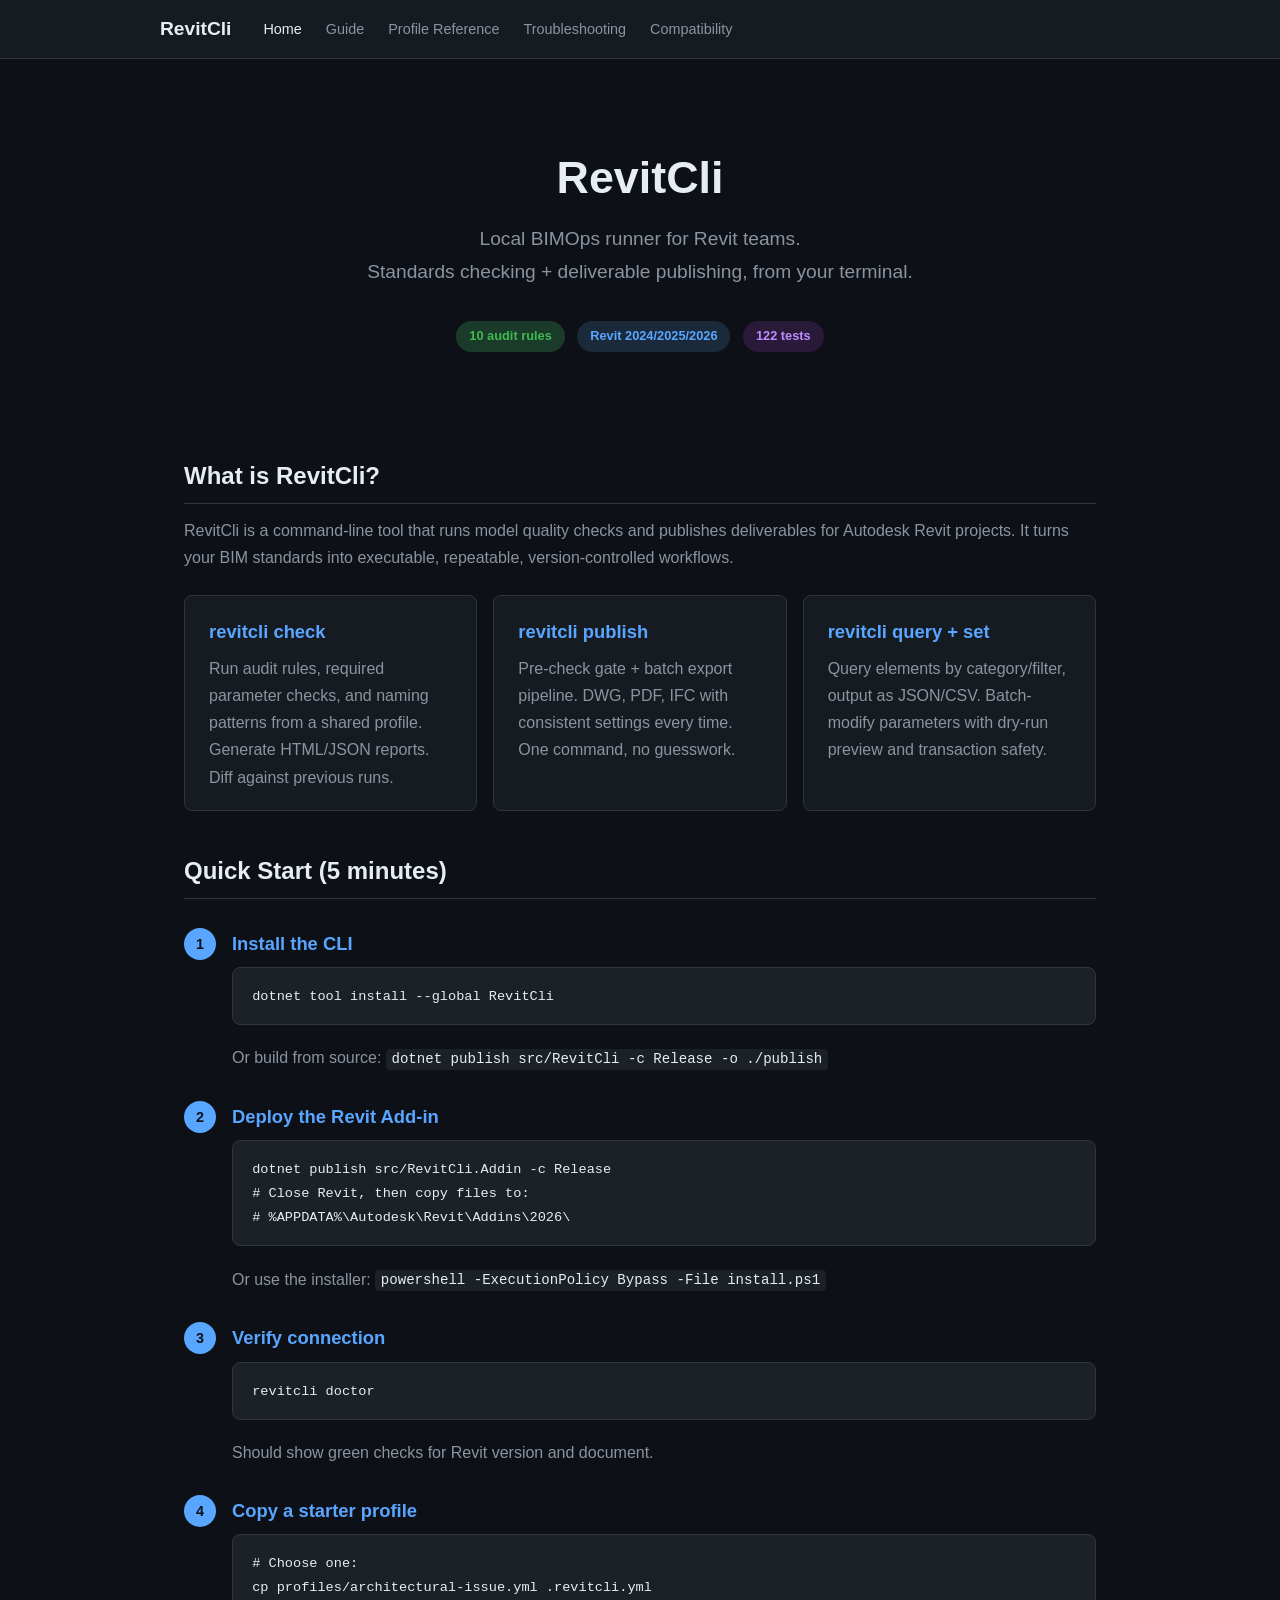
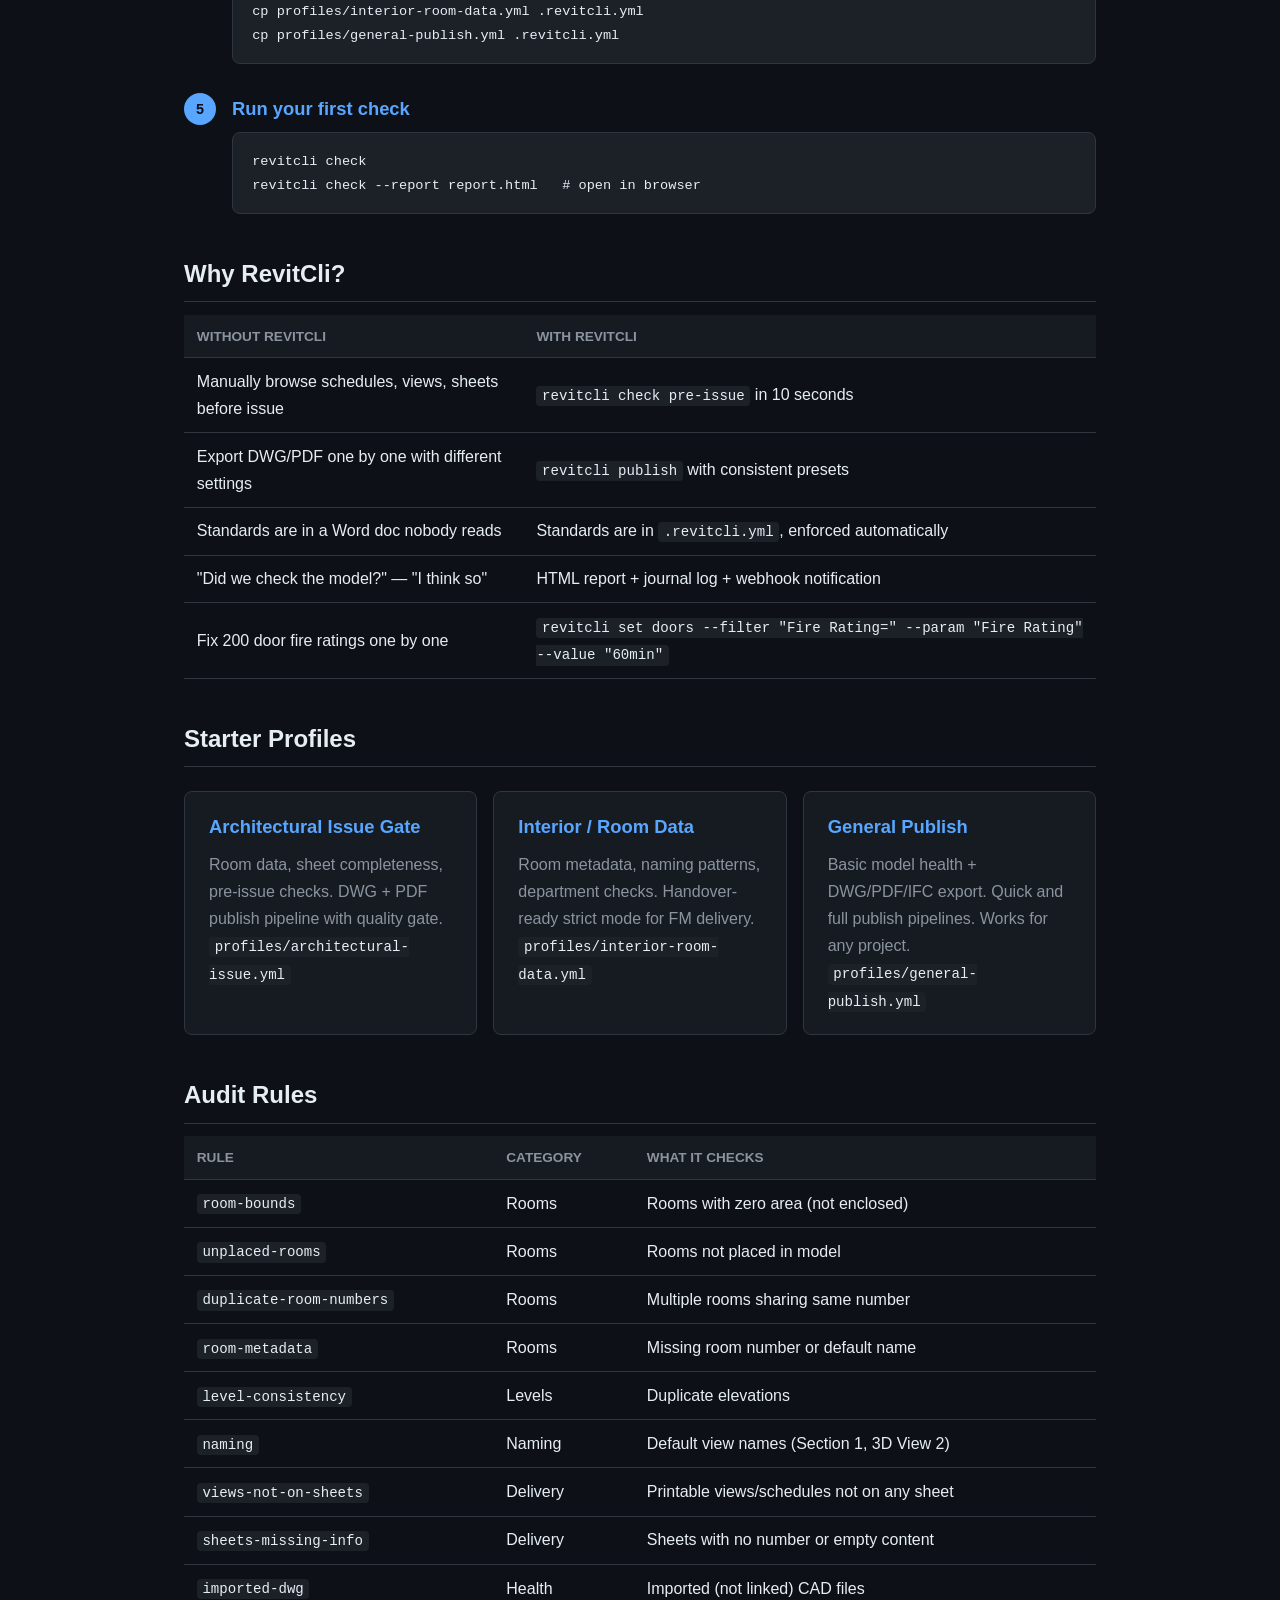
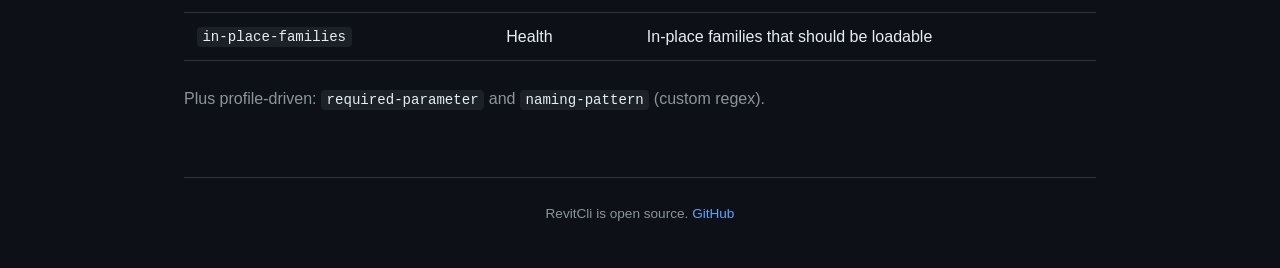
<file: docs/index.html>
<!doctype html>
<html lang="en">
  <head>
    <meta charset="utf-8" />
    <meta name="viewport" content="width=device-width, initial-scale=1" />
    <title>RevitCli — Local BIMOps Runner for Revit Teams</title>
    <link rel="stylesheet" href="style.css" />
  </head>
  <body>
    <nav>
      <div class="inner">
        <span class="logo">RevitCli</span>
        <div class="links">
          <a href="index.html" class="active">Home</a>
          <a href="guide.html">Guide</a>
          <a href="profile.html">Profile Reference</a>
          <a href="troubleshooting.html">Troubleshooting</a>
    <a href="compatibility.html">Compatibility</a>
        </div>
      </div>
    </nav>

    <div class="container">
      <div class="hero">
        <h1>RevitCli</h1>
        <p class="tagline">
          Local BIMOps runner for Revit teams.<br />Standards checking +
          deliverable publishing, from your terminal.
        </p>
        <div class="badges">
          <span class="badge badge-green">10 audit rules</span>
          <span class="badge badge-blue">Revit 2024/2025/2026</span>
          <span class="badge badge-purple">122 tests</span>
        </div>
      </div>

      <h2>What is RevitCli?</h2>
      <p>
        RevitCli is a command-line tool that runs model quality checks and
        publishes deliverables for Autodesk Revit projects. It turns your BIM
        standards into executable, repeatable, version-controlled workflows.
      </p>

      <div class="card-grid">
        <div class="card">
          <h3>revitcli check</h3>
          <p>
            Run audit rules, required parameter checks, and naming patterns from
            a shared profile. Generate HTML/JSON reports. Diff against previous
            runs.
          </p>
        </div>
        <div class="card">
          <h3>revitcli publish</h3>
          <p>
            Pre-check gate + batch export pipeline. DWG, PDF, IFC with
            consistent settings every time. One command, no guesswork.
          </p>
        </div>
        <div class="card">
          <h3>revitcli query + set</h3>
          <p>
            Query elements by category/filter, output as JSON/CSV. Batch-modify
            parameters with dry-run preview and transaction safety.
          </p>
        </div>
      </div>

      <h2>Quick Start (5 minutes)</h2>

      <div class="steps">
        <div class="step">
          <h3>Install the CLI</h3>
          <pre><code>dotnet tool install --global RevitCli</code></pre>
          <p>
            Or build from source:
            <code>dotnet publish src/RevitCli -c Release -o ./publish</code>
          </p>
        </div>
        <div class="step">
          <h3>Deploy the Revit Add-in</h3>
          <pre><code>dotnet publish src/RevitCli.Addin -c Release
# Close Revit, then copy files to:
# %APPDATA%\Autodesk\Revit\Addins\2026\</code></pre>
          <p>
            Or use the installer:
            <code>powershell -ExecutionPolicy Bypass -File install.ps1</code>
          </p>
        </div>
        <div class="step">
          <h3>Verify connection</h3>
          <pre><code>revitcli doctor</code></pre>
          <p>Should show green checks for Revit version and document.</p>
        </div>
        <div class="step">
          <h3>Copy a starter profile</h3>
          <pre><code># Choose one:
cp profiles/architectural-issue.yml .revitcli.yml
cp profiles/interior-room-data.yml .revitcli.yml
cp profiles/general-publish.yml .revitcli.yml</code></pre>
        </div>
        <div class="step">
          <h3>Run your first check</h3>
          <pre><code>revitcli check
revitcli check --report report.html   # open in browser</code></pre>
        </div>
      </div>

      <h2>Why RevitCli?</h2>

      <table>
        <thead>
          <tr>
            <th>Without RevitCli</th>
            <th>With RevitCli</th>
          </tr>
        </thead>
        <tbody>
          <tr>
            <td>Manually browse schedules, views, sheets before issue</td>
            <td><code>revitcli check pre-issue</code> in 10 seconds</td>
          </tr>
          <tr>
            <td>Export DWG/PDF one by one with different settings</td>
            <td><code>revitcli publish</code> with consistent presets</td>
          </tr>
          <tr>
            <td>Standards are in a Word doc nobody reads</td>
            <td>
              Standards are in <code>.revitcli.yml</code>, enforced
              automatically
            </td>
          </tr>
          <tr>
            <td>"Did we check the model?" — "I think so"</td>
            <td>HTML report + journal log + webhook notification</td>
          </tr>
          <tr>
            <td>Fix 200 door fire ratings one by one</td>
            <td>
              <code
                >revitcli set doors --filter "Fire Rating=" --param "Fire
                Rating" --value "60min"</code
              >
            </td>
          </tr>
        </tbody>
      </table>

      <h2>Starter Profiles</h2>

      <div class="card-grid">
        <div class="card">
          <h3>Architectural Issue Gate</h3>
          <p>
            Room data, sheet completeness, pre-issue checks. DWG + PDF publish
            pipeline with quality gate.
          </p>
          <p><code>profiles/architectural-issue.yml</code></p>
        </div>
        <div class="card">
          <h3>Interior / Room Data</h3>
          <p>
            Room metadata, naming patterns, department checks. Handover-ready
            strict mode for FM delivery.
          </p>
          <p><code>profiles/interior-room-data.yml</code></p>
        </div>
        <div class="card">
          <h3>General Publish</h3>
          <p>
            Basic model health + DWG/PDF/IFC export. Quick and full publish
            pipelines. Works for any project.
          </p>
          <p><code>profiles/general-publish.yml</code></p>
        </div>
      </div>

      <h2>Audit Rules</h2>

      <table>
        <thead>
          <tr>
            <th>Rule</th>
            <th>Category</th>
            <th>What it checks</th>
          </tr>
        </thead>
        <tbody>
          <tr>
            <td><code>room-bounds</code></td>
            <td>Rooms</td>
            <td>Rooms with zero area (not enclosed)</td>
          </tr>
          <tr>
            <td><code>unplaced-rooms</code></td>
            <td>Rooms</td>
            <td>Rooms not placed in model</td>
          </tr>
          <tr>
            <td><code>duplicate-room-numbers</code></td>
            <td>Rooms</td>
            <td>Multiple rooms sharing same number</td>
          </tr>
          <tr>
            <td><code>room-metadata</code></td>
            <td>Rooms</td>
            <td>Missing room number or default name</td>
          </tr>
          <tr>
            <td><code>level-consistency</code></td>
            <td>Levels</td>
            <td>Duplicate elevations</td>
          </tr>
          <tr>
            <td><code>naming</code></td>
            <td>Naming</td>
            <td>Default view names (Section 1, 3D View 2)</td>
          </tr>
          <tr>
            <td><code>views-not-on-sheets</code></td>
            <td>Delivery</td>
            <td>Printable views/schedules not on any sheet</td>
          </tr>
          <tr>
            <td><code>sheets-missing-info</code></td>
            <td>Delivery</td>
            <td>Sheets with no number or empty content</td>
          </tr>
          <tr>
            <td><code>imported-dwg</code></td>
            <td>Health</td>
            <td>Imported (not linked) CAD files</td>
          </tr>
          <tr>
            <td><code>in-place-families</code></td>
            <td>Health</td>
            <td>In-place families that should be loadable</td>
          </tr>
        </tbody>
      </table>

      <p>
        Plus profile-driven: <code>required-parameter</code> and
        <code>naming-pattern</code> (custom regex).
      </p>

      <footer>
        RevitCli is open source.
        <a href="https://github.com/xiaodream551-a11y/revitcli">GitHub</a>
      </footer>
    </div>
  </body>
</html>
</file>
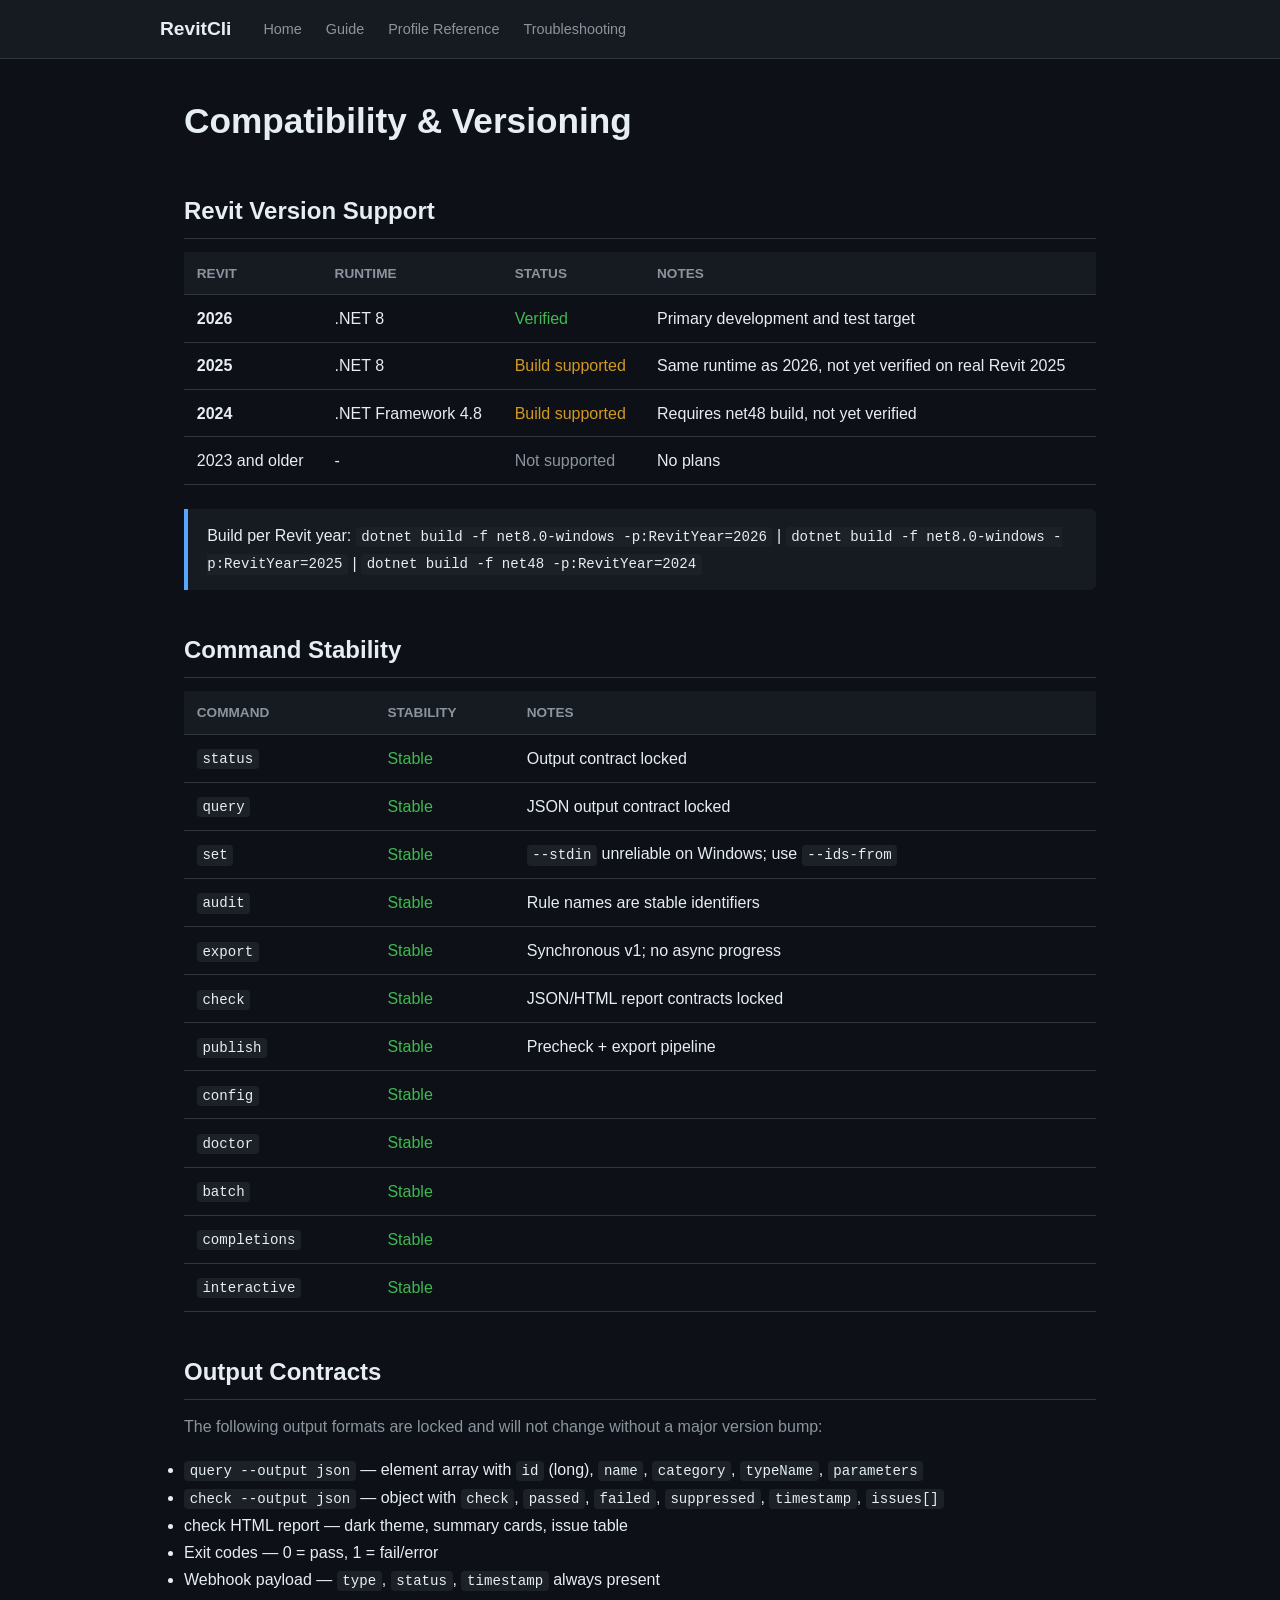
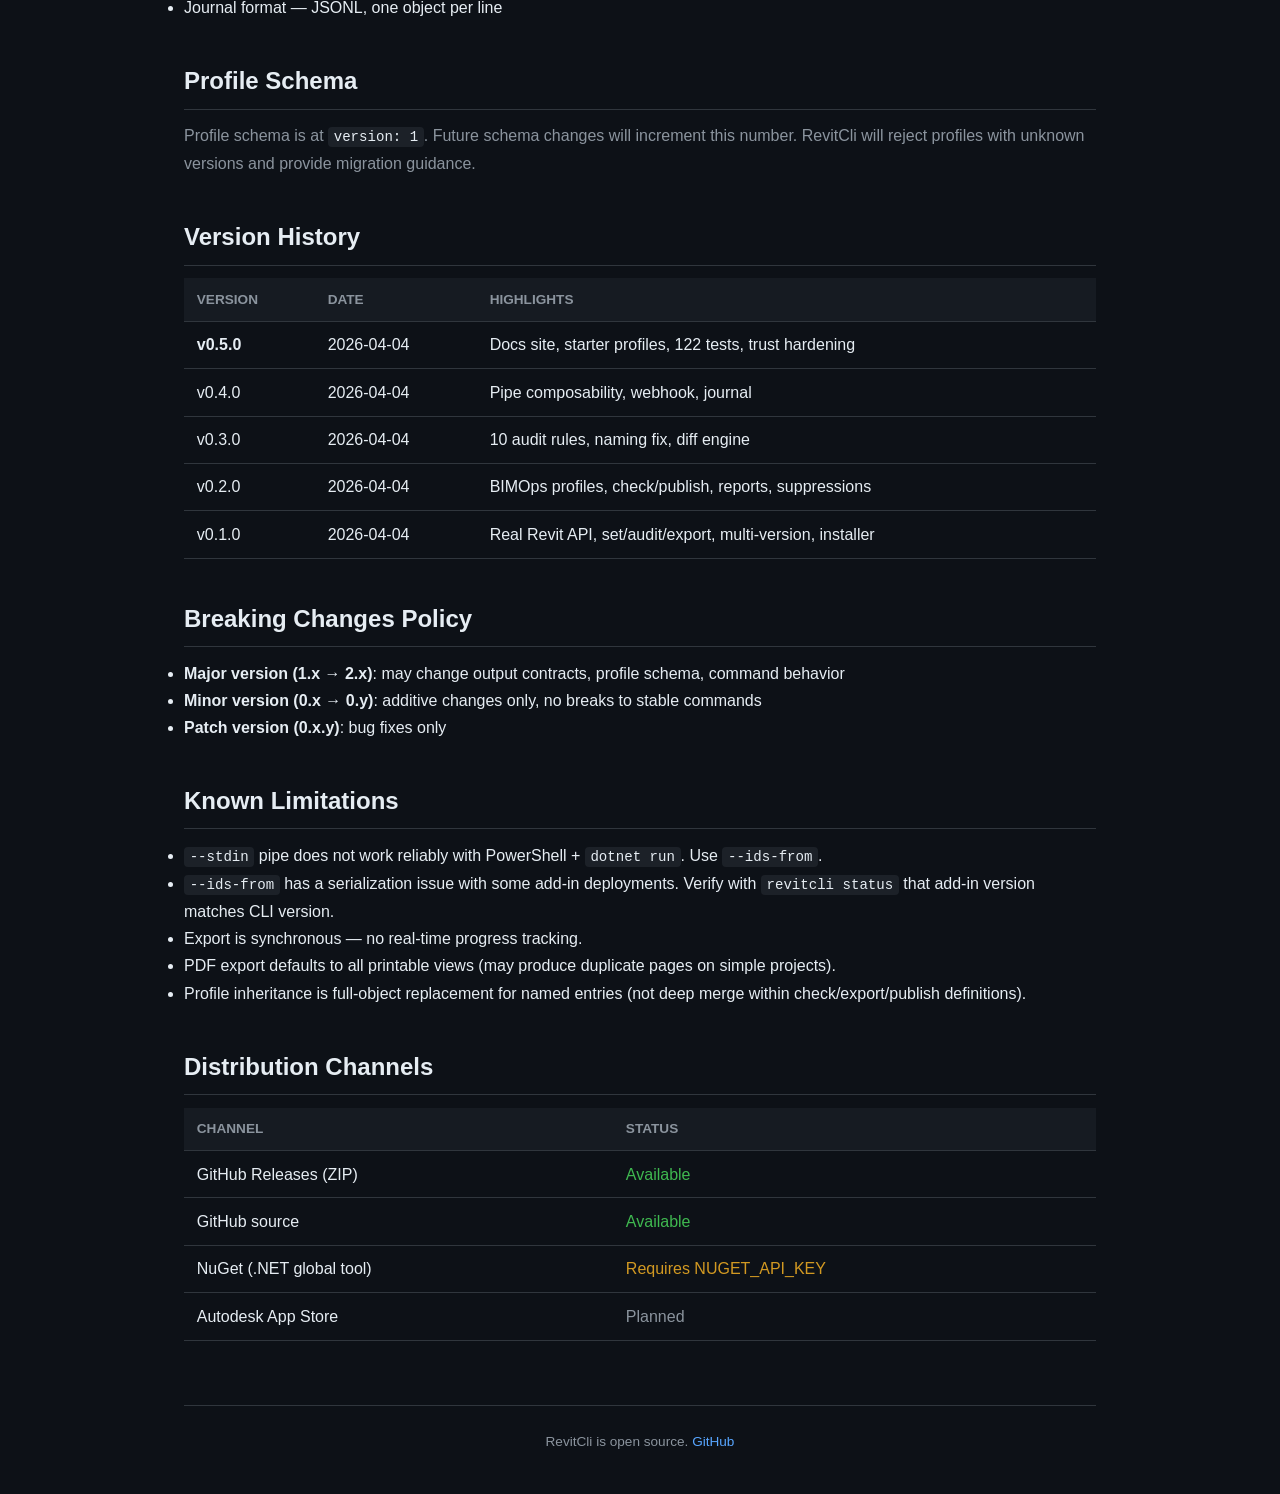
<file: docs/compatibility.html>
<!doctype html>
<html lang="en">
  <head>
    <meta charset="utf-8" />
    <meta name="viewport" content="width=device-width, initial-scale=1" />
    <title>Compatibility — RevitCli</title>
    <link rel="stylesheet" href="style.css" />
  </head>
  <body>
    <nav>
      <div class="inner">
        <span class="logo">RevitCli</span>
        <div class="links">
          <a href="index.html">Home</a>
          <a href="guide.html">Guide</a>
          <a href="profile.html">Profile Reference</a>
          <a href="troubleshooting.html">Troubleshooting</a>
        </div>
      </div>
    </nav>

    <div class="container">
      <h1>Compatibility &amp; Versioning</h1>

      <h2>Revit Version Support</h2>

      <table>
        <thead>
          <tr>
            <th>Revit</th>
            <th>Runtime</th>
            <th>Status</th>
            <th>Notes</th>
          </tr>
        </thead>
        <tbody>
          <tr>
            <td><strong>2026</strong></td>
            <td>.NET 8</td>
            <td style="color: #3fb950">Verified</td>
            <td>Primary development and test target</td>
          </tr>
          <tr>
            <td><strong>2025</strong></td>
            <td>.NET 8</td>
            <td style="color: #d29922">Build supported</td>
            <td>Same runtime as 2026, not yet verified on real Revit 2025</td>
          </tr>
          <tr>
            <td><strong>2024</strong></td>
            <td>.NET Framework 4.8</td>
            <td style="color: #d29922">Build supported</td>
            <td>Requires net48 build, not yet verified</td>
          </tr>
          <tr>
            <td>2023 and older</td>
            <td>-</td>
            <td style="color: #8b949e">Not supported</td>
            <td>No plans</td>
          </tr>
        </tbody>
      </table>

      <div class="alert alert-info">
        Build per Revit year:
        <code>dotnet build -f net8.0-windows -p:RevitYear=2026</code> |
        <code>dotnet build -f net8.0-windows -p:RevitYear=2025</code> |
        <code>dotnet build -f net48 -p:RevitYear=2024</code>
      </div>

      <h2>Command Stability</h2>

      <table>
        <thead>
          <tr>
            <th>Command</th>
            <th>Stability</th>
            <th>Notes</th>
          </tr>
        </thead>
        <tbody>
          <tr>
            <td><code>status</code></td>
            <td style="color: #3fb950">Stable</td>
            <td>Output contract locked</td>
          </tr>
          <tr>
            <td><code>query</code></td>
            <td style="color: #3fb950">Stable</td>
            <td>JSON output contract locked</td>
          </tr>
          <tr>
            <td><code>set</code></td>
            <td style="color: #3fb950">Stable</td>
            <td>
              <code>--stdin</code> unreliable on Windows; use
              <code>--ids-from</code>
            </td>
          </tr>
          <tr>
            <td><code>audit</code></td>
            <td style="color: #3fb950">Stable</td>
            <td>Rule names are stable identifiers</td>
          </tr>
          <tr>
            <td><code>export</code></td>
            <td style="color: #3fb950">Stable</td>
            <td>Synchronous v1; no async progress</td>
          </tr>
          <tr>
            <td><code>check</code></td>
            <td style="color: #3fb950">Stable</td>
            <td>JSON/HTML report contracts locked</td>
          </tr>
          <tr>
            <td><code>publish</code></td>
            <td style="color: #3fb950">Stable</td>
            <td>Precheck + export pipeline</td>
          </tr>
          <tr>
            <td><code>config</code></td>
            <td style="color: #3fb950">Stable</td>
            <td></td>
          </tr>
          <tr>
            <td><code>doctor</code></td>
            <td style="color: #3fb950">Stable</td>
            <td></td>
          </tr>
          <tr>
            <td><code>batch</code></td>
            <td style="color: #3fb950">Stable</td>
            <td></td>
          </tr>
          <tr>
            <td><code>completions</code></td>
            <td style="color: #3fb950">Stable</td>
            <td></td>
          </tr>
          <tr>
            <td><code>interactive</code></td>
            <td style="color: #3fb950">Stable</td>
            <td></td>
          </tr>
        </tbody>
      </table>

      <h2>Output Contracts</h2>
      <p>
        The following output formats are locked and will not change without a
        major version bump:
      </p>
      <ul>
        <li>
          <code>query --output json</code> — element array with
          <code>id</code> (long), <code>name</code>, <code>category</code>,
          <code>typeName</code>, <code>parameters</code>
        </li>
        <li>
          <code>check --output json</code> — object with <code>check</code>,
          <code>passed</code>, <code>failed</code>, <code>suppressed</code>,
          <code>timestamp</code>, <code>issues[]</code>
        </li>
        <li>check HTML report — dark theme, summary cards, issue table</li>
        <li>Exit codes — 0 = pass, 1 = fail/error</li>
        <li>
          Webhook payload — <code>type</code>, <code>status</code>,
          <code>timestamp</code> always present
        </li>
        <li>Journal format — JSONL, one object per line</li>
      </ul>

      <h2>Profile Schema</h2>
      <p>
        Profile schema is at <code>version: 1</code>. Future schema changes will
        increment this number. RevitCli will reject profiles with unknown
        versions and provide migration guidance.
      </p>

      <h2>Version History</h2>

      <table>
        <thead>
          <tr>
            <th>Version</th>
            <th>Date</th>
            <th>Highlights</th>
          </tr>
        </thead>
        <tbody>
          <tr>
            <td><strong>v0.5.0</strong></td>
            <td>2026-04-04</td>
            <td>Docs site, starter profiles, 122 tests, trust hardening</td>
          </tr>
          <tr>
            <td>v0.4.0</td>
            <td>2026-04-04</td>
            <td>Pipe composability, webhook, journal</td>
          </tr>
          <tr>
            <td>v0.3.0</td>
            <td>2026-04-04</td>
            <td>10 audit rules, naming fix, diff engine</td>
          </tr>
          <tr>
            <td>v0.2.0</td>
            <td>2026-04-04</td>
            <td>BIMOps profiles, check/publish, reports, suppressions</td>
          </tr>
          <tr>
            <td>v0.1.0</td>
            <td>2026-04-04</td>
            <td>Real Revit API, set/audit/export, multi-version, installer</td>
          </tr>
        </tbody>
      </table>

      <h2>Breaking Changes Policy</h2>
      <ul>
        <li>
          <strong>Major version (1.x → 2.x)</strong>: may change output
          contracts, profile schema, command behavior
        </li>
        <li>
          <strong>Minor version (0.x → 0.y)</strong>: additive changes only, no
          breaks to stable commands
        </li>
        <li><strong>Patch version (0.x.y)</strong>: bug fixes only</li>
      </ul>

      <h2>Known Limitations</h2>
      <ul>
        <li>
          <code>--stdin</code> pipe does not work reliably with PowerShell +
          <code>dotnet run</code>. Use <code>--ids-from</code>.
        </li>
        <li>
          <code>--ids-from</code> has a serialization issue with some add-in
          deployments. Verify with <code>revitcli status</code> that add-in
          version matches CLI version.
        </li>
        <li>Export is synchronous — no real-time progress tracking.</li>
        <li>
          PDF export defaults to all printable views (may produce duplicate
          pages on simple projects).
        </li>
        <li>
          Profile inheritance is full-object replacement for named entries (not
          deep merge within check/export/publish definitions).
        </li>
      </ul>

      <h2>Distribution Channels</h2>
      <table>
        <thead>
          <tr>
            <th>Channel</th>
            <th>Status</th>
          </tr>
        </thead>
        <tbody>
          <tr>
            <td>GitHub Releases (ZIP)</td>
            <td style="color: #3fb950">Available</td>
          </tr>
          <tr>
            <td>GitHub source</td>
            <td style="color: #3fb950">Available</td>
          </tr>
          <tr>
            <td>NuGet (.NET global tool)</td>
            <td style="color: #d29922">Requires NUGET_API_KEY</td>
          </tr>
          <tr>
            <td>Autodesk App Store</td>
            <td style="color: #8b949e">Planned</td>
          </tr>
        </tbody>
      </table>

      <footer>
        RevitCli is open source.
        <a href="https://github.com/xiaodream551-a11y/revitcli">GitHub</a>
      </footer>
    </div>
  </body>
</html>
</file>
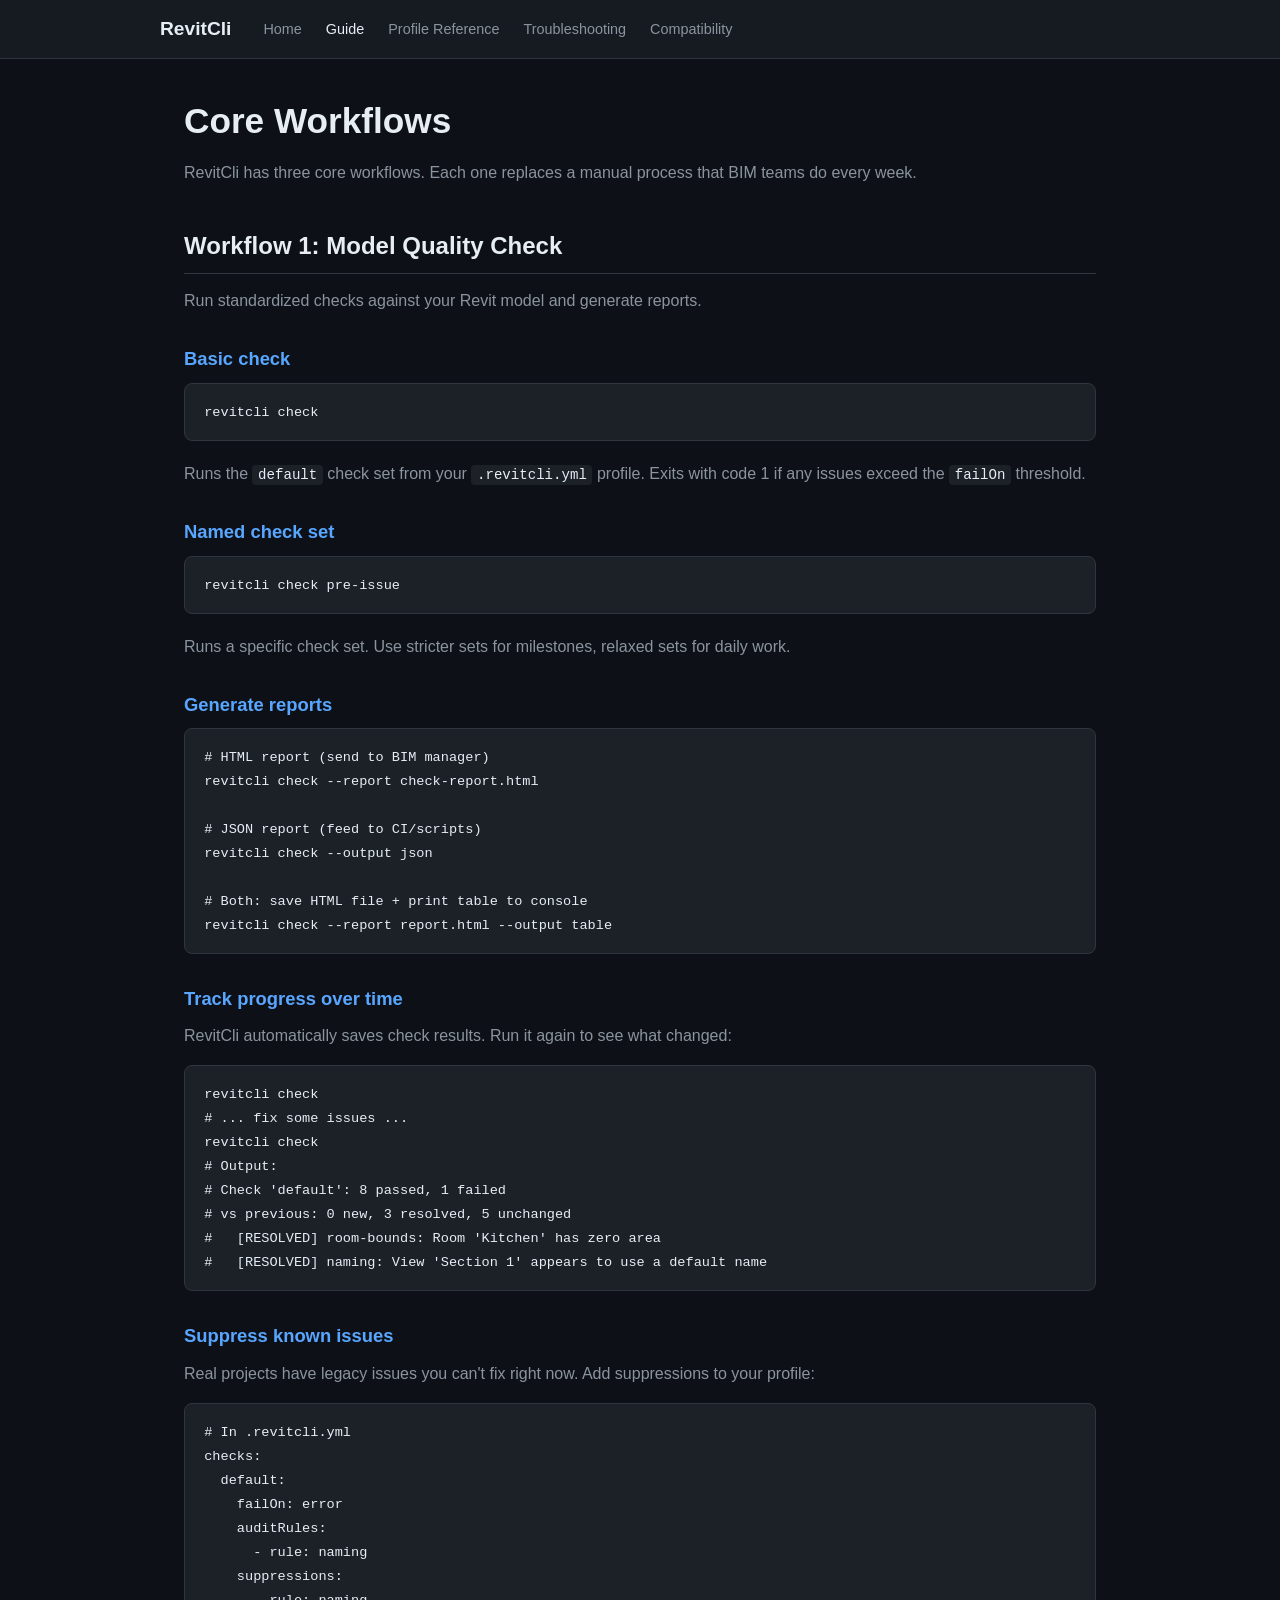
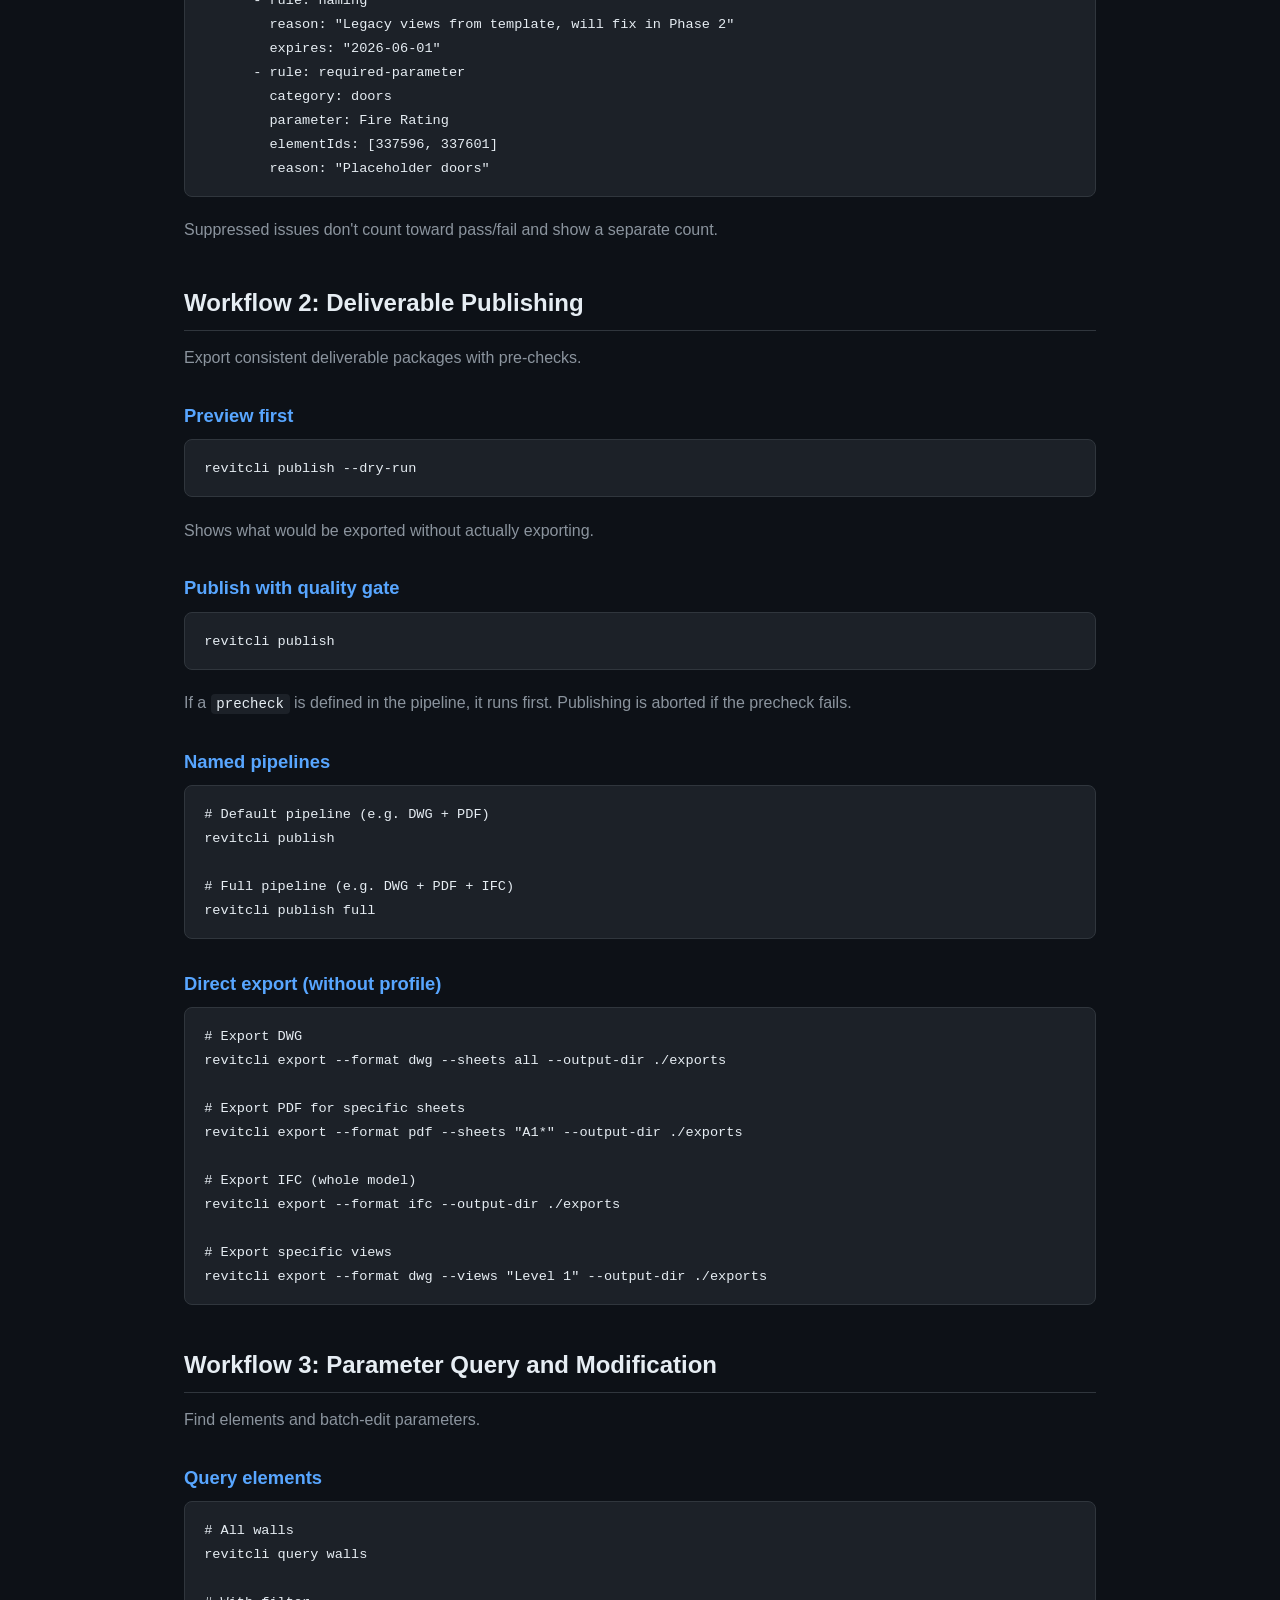
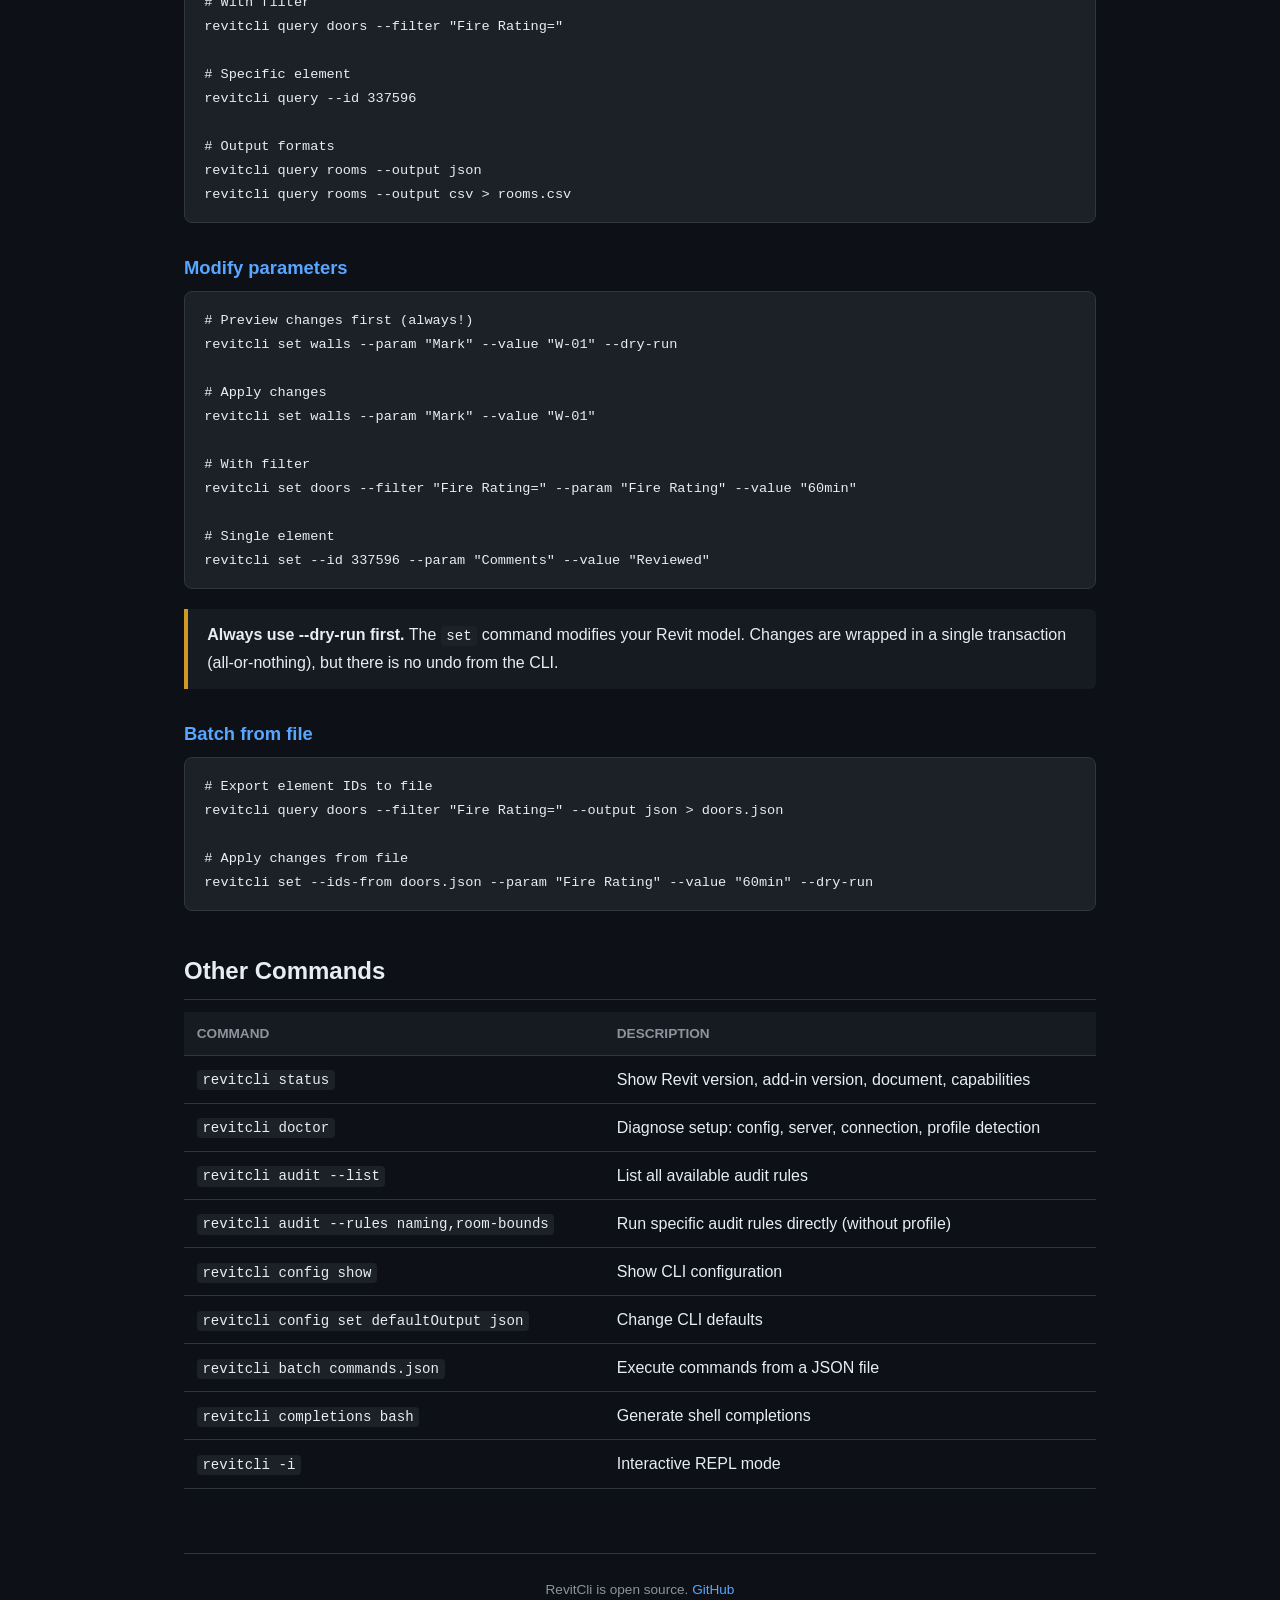
<file: docs/guide.html>
<!doctype html>
<html lang="en">
  <head>
    <meta charset="utf-8" />
    <meta name="viewport" content="width=device-width, initial-scale=1" />
    <title>Guide — RevitCli</title>
    <link rel="stylesheet" href="style.css" />
  </head>
  <body>
    <nav>
      <div class="inner">
        <span class="logo">RevitCli</span>
        <div class="links">
          <a href="index.html">Home</a>
          <a href="guide.html" class="active">Guide</a>
          <a href="profile.html">Profile Reference</a>
          <a href="troubleshooting.html">Troubleshooting</a>
    <a href="compatibility.html">Compatibility</a>
        </div>
      </div>
    </nav>

    <div class="container">
      <h1>Core Workflows</h1>
      <p>
        RevitCli has three core workflows. Each one replaces a manual process
        that BIM teams do every week.
      </p>

      <h2>Workflow 1: Model Quality Check</h2>
      <p>
        Run standardized checks against your Revit model and generate reports.
      </p>

      <h3>Basic check</h3>
      <pre><code>revitcli check</code></pre>
      <p>
        Runs the <code>default</code> check set from your
        <code>.revitcli.yml</code> profile. Exits with code 1 if any issues
        exceed the <code>failOn</code> threshold.
      </p>

      <h3>Named check set</h3>
      <pre><code>revitcli check pre-issue</code></pre>
      <p>
        Runs a specific check set. Use stricter sets for milestones, relaxed
        sets for daily work.
      </p>

      <h3>Generate reports</h3>
      <pre><code># HTML report (send to BIM manager)
revitcli check --report check-report.html

# JSON report (feed to CI/scripts)
revitcli check --output json

# Both: save HTML file + print table to console
revitcli check --report report.html --output table</code></pre>

      <h3>Track progress over time</h3>
      <p>
        RevitCli automatically saves check results. Run it again to see what
        changed:
      </p>
      <pre><code>revitcli check
# ... fix some issues ...
revitcli check
# Output:
# Check 'default': 8 passed, 1 failed
# vs previous: 0 new, 3 resolved, 5 unchanged
#   [RESOLVED] room-bounds: Room 'Kitchen' has zero area
#   [RESOLVED] naming: View 'Section 1' appears to use a default name</code></pre>

      <h3>Suppress known issues</h3>
      <p>
        Real projects have legacy issues you can't fix right now. Add
        suppressions to your profile:
      </p>
      <pre><code># In .revitcli.yml
checks:
  default:
    failOn: error
    auditRules:
      - rule: naming
    suppressions:
      - rule: naming
        reason: "Legacy views from template, will fix in Phase 2"
        expires: "2026-06-01"
      - rule: required-parameter
        category: doors
        parameter: Fire Rating
        elementIds: [337596, 337601]
        reason: "Placeholder doors"</code></pre>
      <p>
        Suppressed issues don't count toward pass/fail and show a separate
        count.
      </p>

      <h2>Workflow 2: Deliverable Publishing</h2>
      <p>Export consistent deliverable packages with pre-checks.</p>

      <h3>Preview first</h3>
      <pre><code>revitcli publish --dry-run</code></pre>
      <p>Shows what would be exported without actually exporting.</p>

      <h3>Publish with quality gate</h3>
      <pre><code>revitcli publish</code></pre>
      <p>
        If a <code>precheck</code> is defined in the pipeline, it runs first.
        Publishing is aborted if the precheck fails.
      </p>

      <h3>Named pipelines</h3>
      <pre><code># Default pipeline (e.g. DWG + PDF)
revitcli publish

# Full pipeline (e.g. DWG + PDF + IFC)
revitcli publish full</code></pre>

      <h3>Direct export (without profile)</h3>
      <pre><code># Export DWG
revitcli export --format dwg --sheets all --output-dir ./exports

# Export PDF for specific sheets
revitcli export --format pdf --sheets "A1*" --output-dir ./exports

# Export IFC (whole model)
revitcli export --format ifc --output-dir ./exports

# Export specific views
revitcli export --format dwg --views "Level 1" --output-dir ./exports</code></pre>

      <h2>Workflow 3: Parameter Query and Modification</h2>
      <p>Find elements and batch-edit parameters.</p>

      <h3>Query elements</h3>
      <pre><code># All walls
revitcli query walls

# With filter
revitcli query doors --filter "Fire Rating="

# Specific element
revitcli query --id 337596

# Output formats
revitcli query rooms --output json
revitcli query rooms --output csv > rooms.csv</code></pre>

      <h3>Modify parameters</h3>
      <pre><code># Preview changes first (always!)
revitcli set walls --param "Mark" --value "W-01" --dry-run

# Apply changes
revitcli set walls --param "Mark" --value "W-01"

# With filter
revitcli set doors --filter "Fire Rating=" --param "Fire Rating" --value "60min"

# Single element
revitcli set --id 337596 --param "Comments" --value "Reviewed"</code></pre>

      <div class="alert alert-warn">
        <strong>Always use --dry-run first.</strong> The
        <code>set</code> command modifies your Revit model. Changes are wrapped
        in a single transaction (all-or-nothing), but there is no undo from the
        CLI.
      </div>

      <h3>Batch from file</h3>
      <pre><code># Export element IDs to file
revitcli query doors --filter "Fire Rating=" --output json > doors.json

# Apply changes from file
revitcli set --ids-from doors.json --param "Fire Rating" --value "60min" --dry-run</code></pre>

      <h2>Other Commands</h2>

      <table>
        <thead>
          <tr>
            <th>Command</th>
            <th>Description</th>
          </tr>
        </thead>
        <tbody>
          <tr>
            <td><code>revitcli status</code></td>
            <td>Show Revit version, add-in version, document, capabilities</td>
          </tr>
          <tr>
            <td><code>revitcli doctor</code></td>
            <td>
              Diagnose setup: config, server, connection, profile detection
            </td>
          </tr>
          <tr>
            <td><code>revitcli audit --list</code></td>
            <td>List all available audit rules</td>
          </tr>
          <tr>
            <td><code>revitcli audit --rules naming,room-bounds</code></td>
            <td>Run specific audit rules directly (without profile)</td>
          </tr>
          <tr>
            <td><code>revitcli config show</code></td>
            <td>Show CLI configuration</td>
          </tr>
          <tr>
            <td><code>revitcli config set defaultOutput json</code></td>
            <td>Change CLI defaults</td>
          </tr>
          <tr>
            <td><code>revitcli batch commands.json</code></td>
            <td>Execute commands from a JSON file</td>
          </tr>
          <tr>
            <td><code>revitcli completions bash</code></td>
            <td>Generate shell completions</td>
          </tr>
          <tr>
            <td><code>revitcli -i</code></td>
            <td>Interactive REPL mode</td>
          </tr>
        </tbody>
      </table>

      <footer>
        RevitCli is open source.
        <a href="https://github.com/xiaodream551-a11y/revitcli">GitHub</a>
      </footer>
    </div>
  </body>
</html>
</file>
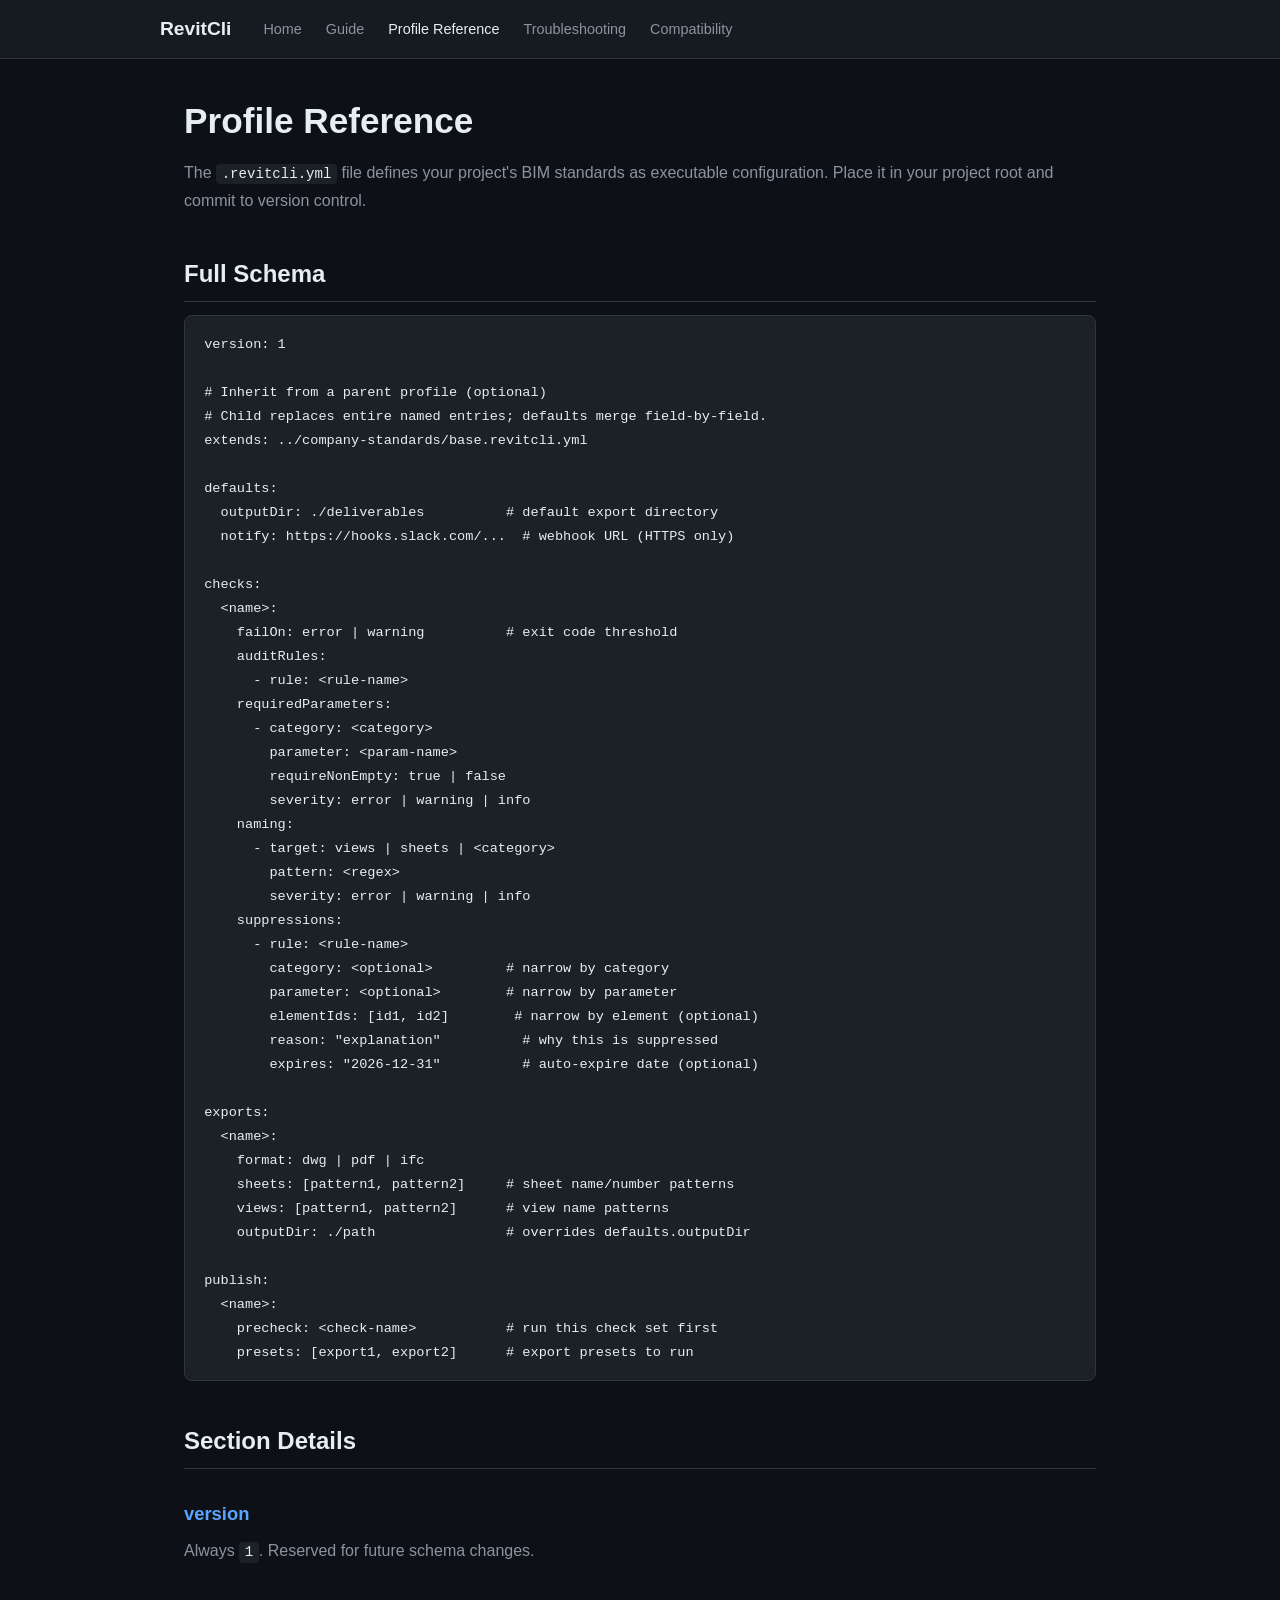
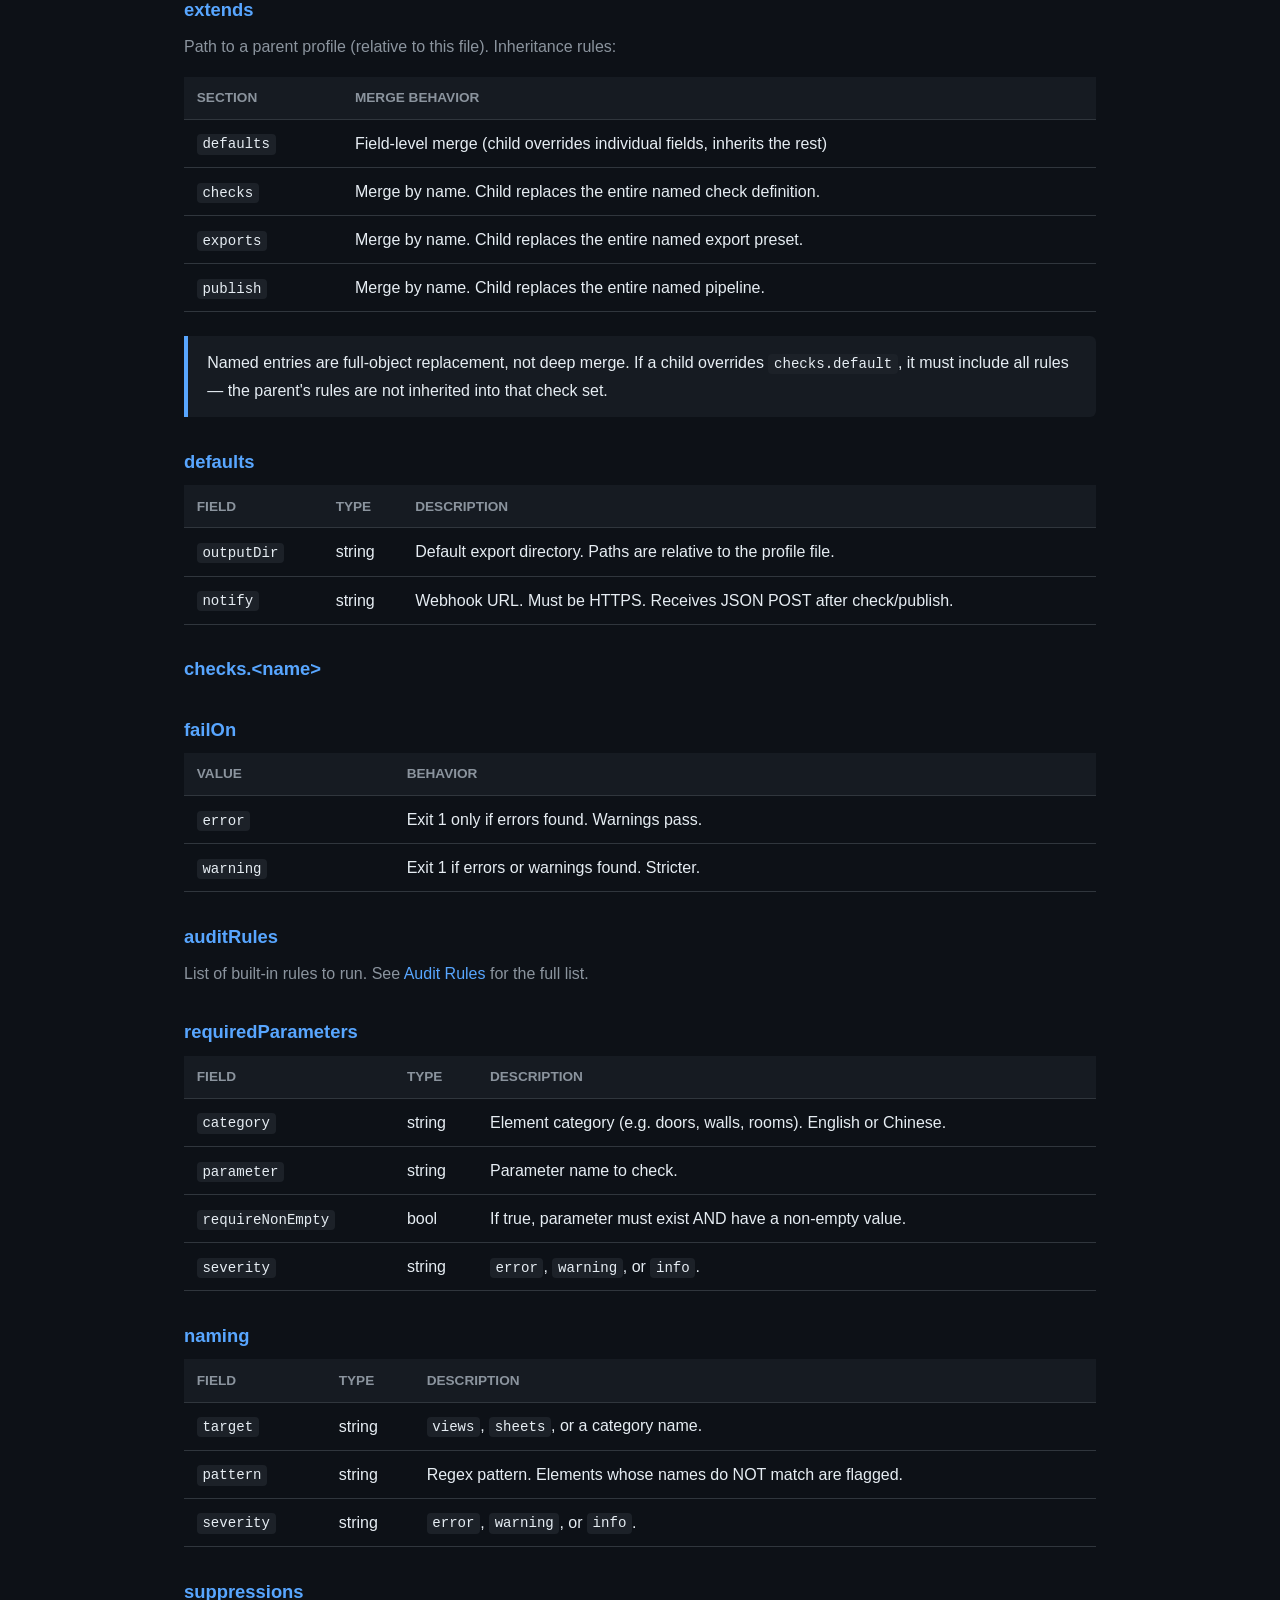
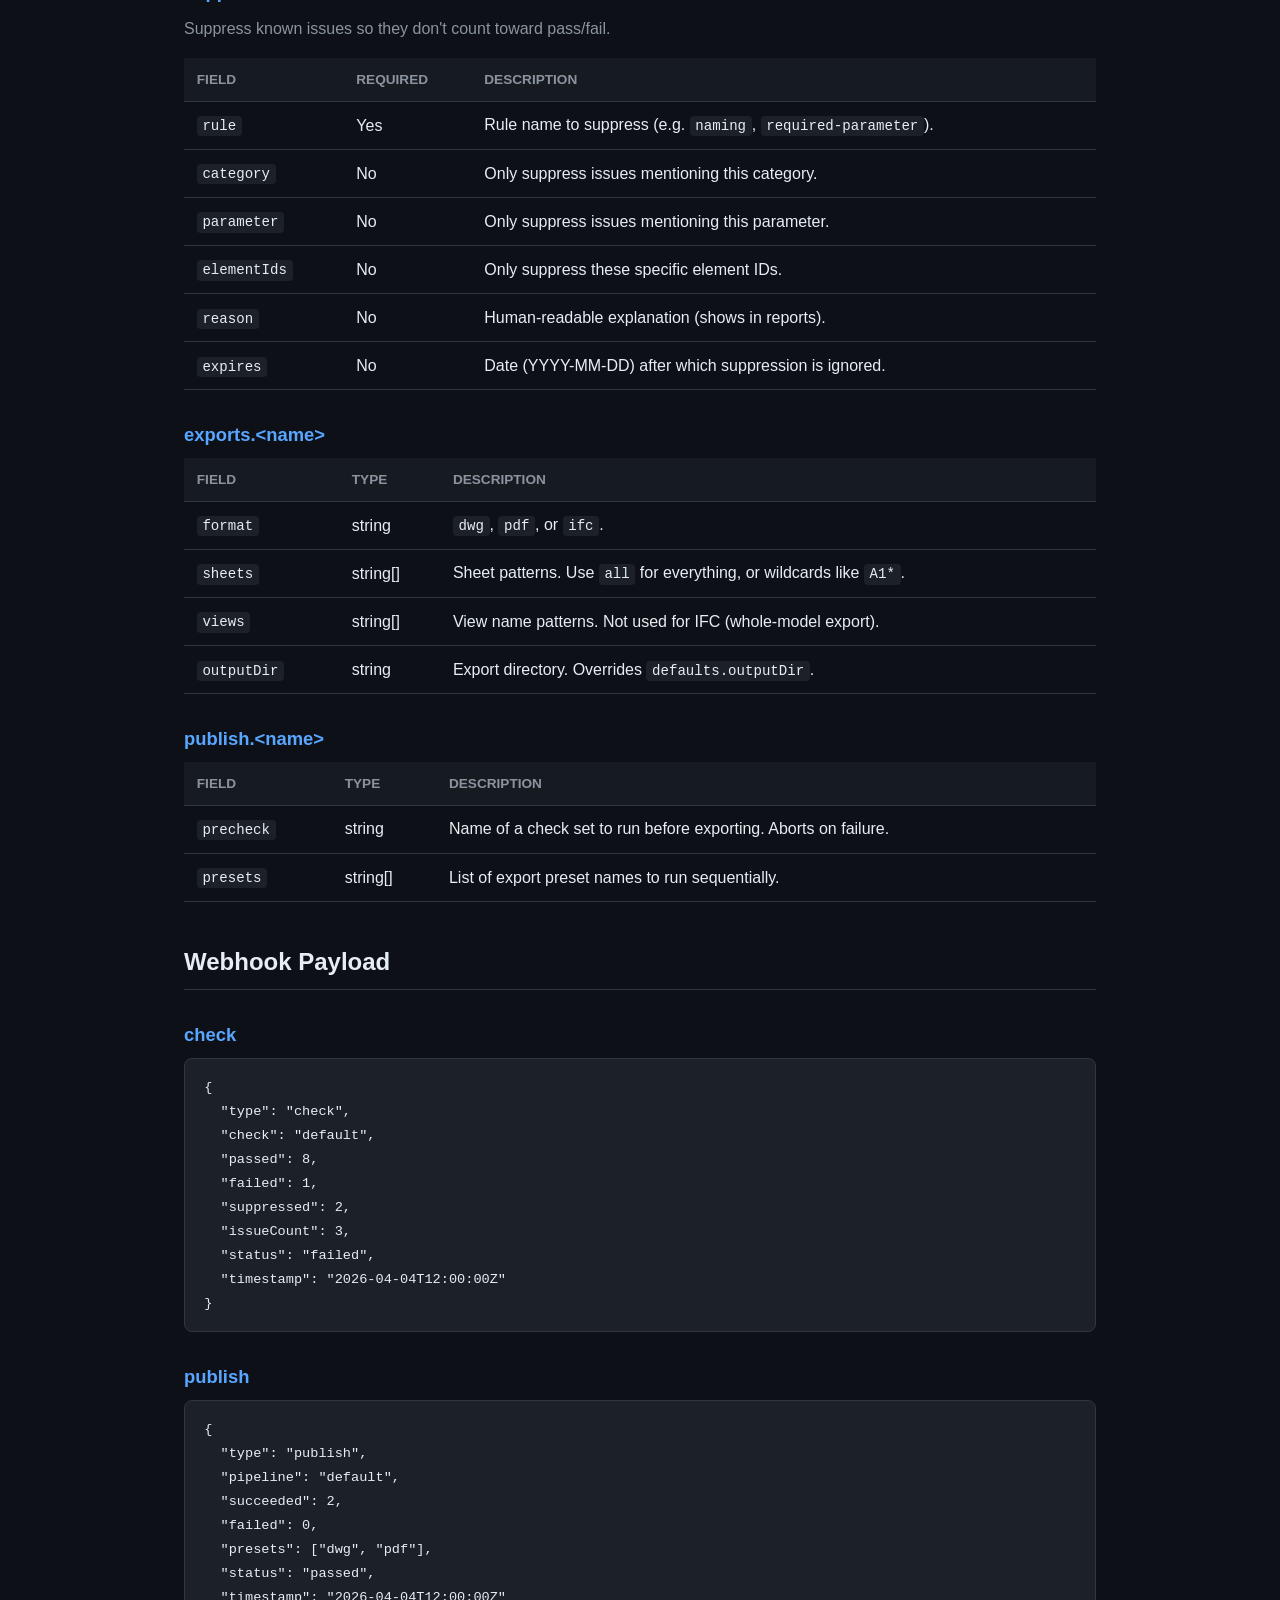
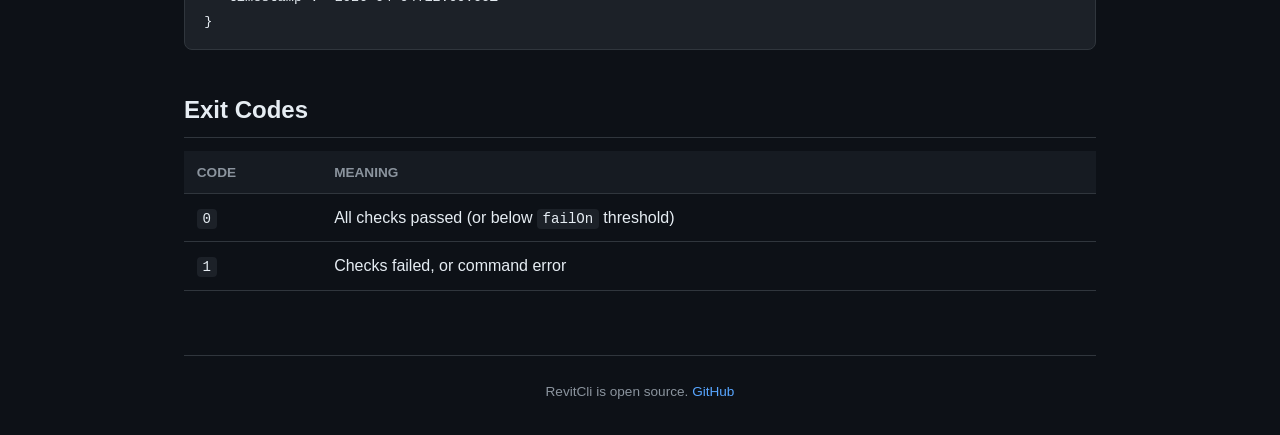
<file: docs/profile.html>
<!doctype html>
<html lang="en">
  <head>
    <meta charset="utf-8" />
    <meta name="viewport" content="width=device-width, initial-scale=1" />
    <title>Profile Reference — RevitCli</title>
    <link rel="stylesheet" href="style.css" />
  </head>
  <body>
    <nav>
      <div class="inner">
        <span class="logo">RevitCli</span>
        <div class="links">
          <a href="index.html">Home</a>
          <a href="guide.html">Guide</a>
          <a href="profile.html" class="active">Profile Reference</a>
          <a href="troubleshooting.html">Troubleshooting</a>
    <a href="compatibility.html">Compatibility</a>
        </div>
      </div>
    </nav>

    <div class="container">
      <h1>Profile Reference</h1>
      <p>
        The <code>.revitcli.yml</code> file defines your project's BIM standards
        as executable configuration. Place it in your project root and commit to
        version control.
      </p>

      <h2>Full Schema</h2>

      <pre><code>version: 1

# Inherit from a parent profile (optional)
# Child replaces entire named entries; defaults merge field-by-field.
extends: ../company-standards/base.revitcli.yml

defaults:
  outputDir: ./deliverables          # default export directory
  notify: https://hooks.slack.com/...  # webhook URL (HTTPS only)

checks:
  &lt;name&gt;:
    failOn: error | warning          # exit code threshold
    auditRules:
      - rule: &lt;rule-name&gt;
    requiredParameters:
      - category: &lt;category&gt;
        parameter: &lt;param-name&gt;
        requireNonEmpty: true | false
        severity: error | warning | info
    naming:
      - target: views | sheets | &lt;category&gt;
        pattern: &lt;regex&gt;
        severity: error | warning | info
    suppressions:
      - rule: &lt;rule-name&gt;
        category: &lt;optional&gt;         # narrow by category
        parameter: &lt;optional&gt;        # narrow by parameter
        elementIds: [id1, id2]        # narrow by element (optional)
        reason: "explanation"          # why this is suppressed
        expires: "2026-12-31"          # auto-expire date (optional)

exports:
  &lt;name&gt;:
    format: dwg | pdf | ifc
    sheets: [pattern1, pattern2]     # sheet name/number patterns
    views: [pattern1, pattern2]      # view name patterns
    outputDir: ./path                # overrides defaults.outputDir

publish:
  &lt;name&gt;:
    precheck: &lt;check-name&gt;           # run this check set first
    presets: [export1, export2]      # export presets to run</code></pre>

      <h2>Section Details</h2>

      <h3>version</h3>
      <p>Always <code>1</code>. Reserved for future schema changes.</p>

      <h3>extends</h3>
      <p>
        Path to a parent profile (relative to this file). Inheritance rules:
      </p>
      <table>
        <thead>
          <tr>
            <th>Section</th>
            <th>Merge behavior</th>
          </tr>
        </thead>
        <tbody>
          <tr>
            <td><code>defaults</code></td>
            <td>
              Field-level merge (child overrides individual fields, inherits the
              rest)
            </td>
          </tr>
          <tr>
            <td><code>checks</code></td>
            <td>
              Merge by name. Child replaces the entire named check definition.
            </td>
          </tr>
          <tr>
            <td><code>exports</code></td>
            <td>
              Merge by name. Child replaces the entire named export preset.
            </td>
          </tr>
          <tr>
            <td><code>publish</code></td>
            <td>Merge by name. Child replaces the entire named pipeline.</td>
          </tr>
        </tbody>
      </table>

      <div class="alert alert-info">
        Named entries are full-object replacement, not deep merge. If a child
        overrides <code>checks.default</code>, it must include all rules — the
        parent's rules are not inherited into that check set.
      </div>

      <h3>defaults</h3>
      <table>
        <thead>
          <tr>
            <th>Field</th>
            <th>Type</th>
            <th>Description</th>
          </tr>
        </thead>
        <tbody>
          <tr>
            <td><code>outputDir</code></td>
            <td>string</td>
            <td>
              Default export directory. Paths are relative to the profile file.
            </td>
          </tr>
          <tr>
            <td><code>notify</code></td>
            <td>string</td>
            <td>
              Webhook URL. Must be HTTPS. Receives JSON POST after
              check/publish.
            </td>
          </tr>
        </tbody>
      </table>

      <h3>checks.&lt;name&gt;</h3>

      <h3>failOn</h3>
      <table>
        <thead>
          <tr>
            <th>Value</th>
            <th>Behavior</th>
          </tr>
        </thead>
        <tbody>
          <tr>
            <td><code>error</code></td>
            <td>Exit 1 only if errors found. Warnings pass.</td>
          </tr>
          <tr>
            <td><code>warning</code></td>
            <td>Exit 1 if errors or warnings found. Stricter.</td>
          </tr>
        </tbody>
      </table>

      <h3>auditRules</h3>
      <p>
        List of built-in rules to run. See
        <a href="index.html#audit-rules">Audit Rules</a> for the full list.
      </p>

      <h3>requiredParameters</h3>
      <table>
        <thead>
          <tr>
            <th>Field</th>
            <th>Type</th>
            <th>Description</th>
          </tr>
        </thead>
        <tbody>
          <tr>
            <td><code>category</code></td>
            <td>string</td>
            <td>
              Element category (e.g. doors, walls, rooms). English or Chinese.
            </td>
          </tr>
          <tr>
            <td><code>parameter</code></td>
            <td>string</td>
            <td>Parameter name to check.</td>
          </tr>
          <tr>
            <td><code>requireNonEmpty</code></td>
            <td>bool</td>
            <td>If true, parameter must exist AND have a non-empty value.</td>
          </tr>
          <tr>
            <td><code>severity</code></td>
            <td>string</td>
            <td>
              <code>error</code>, <code>warning</code>, or <code>info</code>.
            </td>
          </tr>
        </tbody>
      </table>

      <h3>naming</h3>
      <table>
        <thead>
          <tr>
            <th>Field</th>
            <th>Type</th>
            <th>Description</th>
          </tr>
        </thead>
        <tbody>
          <tr>
            <td><code>target</code></td>
            <td>string</td>
            <td>
              <code>views</code>, <code>sheets</code>, or a category name.
            </td>
          </tr>
          <tr>
            <td><code>pattern</code></td>
            <td>string</td>
            <td>
              Regex pattern. Elements whose names do NOT match are flagged.
            </td>
          </tr>
          <tr>
            <td><code>severity</code></td>
            <td>string</td>
            <td>
              <code>error</code>, <code>warning</code>, or <code>info</code>.
            </td>
          </tr>
        </tbody>
      </table>

      <h3>suppressions</h3>
      <p>Suppress known issues so they don't count toward pass/fail.</p>
      <table>
        <thead>
          <tr>
            <th>Field</th>
            <th>Required</th>
            <th>Description</th>
          </tr>
        </thead>
        <tbody>
          <tr>
            <td><code>rule</code></td>
            <td>Yes</td>
            <td>
              Rule name to suppress (e.g. <code>naming</code>,
              <code>required-parameter</code>).
            </td>
          </tr>
          <tr>
            <td><code>category</code></td>
            <td>No</td>
            <td>Only suppress issues mentioning this category.</td>
          </tr>
          <tr>
            <td><code>parameter</code></td>
            <td>No</td>
            <td>Only suppress issues mentioning this parameter.</td>
          </tr>
          <tr>
            <td><code>elementIds</code></td>
            <td>No</td>
            <td>Only suppress these specific element IDs.</td>
          </tr>
          <tr>
            <td><code>reason</code></td>
            <td>No</td>
            <td>Human-readable explanation (shows in reports).</td>
          </tr>
          <tr>
            <td><code>expires</code></td>
            <td>No</td>
            <td>Date (YYYY-MM-DD) after which suppression is ignored.</td>
          </tr>
        </tbody>
      </table>

      <h3>exports.&lt;name&gt;</h3>
      <table>
        <thead>
          <tr>
            <th>Field</th>
            <th>Type</th>
            <th>Description</th>
          </tr>
        </thead>
        <tbody>
          <tr>
            <td><code>format</code></td>
            <td>string</td>
            <td><code>dwg</code>, <code>pdf</code>, or <code>ifc</code>.</td>
          </tr>
          <tr>
            <td><code>sheets</code></td>
            <td>string[]</td>
            <td>
              Sheet patterns. Use <code>all</code> for everything, or wildcards
              like <code>A1*</code>.
            </td>
          </tr>
          <tr>
            <td><code>views</code></td>
            <td>string[]</td>
            <td>View name patterns. Not used for IFC (whole-model export).</td>
          </tr>
          <tr>
            <td><code>outputDir</code></td>
            <td>string</td>
            <td>
              Export directory. Overrides <code>defaults.outputDir</code>.
            </td>
          </tr>
        </tbody>
      </table>

      <h3>publish.&lt;name&gt;</h3>
      <table>
        <thead>
          <tr>
            <th>Field</th>
            <th>Type</th>
            <th>Description</th>
          </tr>
        </thead>
        <tbody>
          <tr>
            <td><code>precheck</code></td>
            <td>string</td>
            <td>
              Name of a check set to run before exporting. Aborts on failure.
            </td>
          </tr>
          <tr>
            <td><code>presets</code></td>
            <td>string[]</td>
            <td>List of export preset names to run sequentially.</td>
          </tr>
        </tbody>
      </table>

      <h2>Webhook Payload</h2>

      <h3>check</h3>
      <pre><code>{
  "type": "check",
  "check": "default",
  "passed": 8,
  "failed": 1,
  "suppressed": 2,
  "issueCount": 3,
  "status": "failed",
  "timestamp": "2026-04-04T12:00:00Z"
}</code></pre>

      <h3>publish</h3>
      <pre><code>{
  "type": "publish",
  "pipeline": "default",
  "succeeded": 2,
  "failed": 0,
  "presets": ["dwg", "pdf"],
  "status": "passed",
  "timestamp": "2026-04-04T12:00:00Z"
}</code></pre>

      <h2>Exit Codes</h2>
      <table>
        <thead>
          <tr>
            <th>Code</th>
            <th>Meaning</th>
          </tr>
        </thead>
        <tbody>
          <tr>
            <td><code>0</code></td>
            <td>All checks passed (or below <code>failOn</code> threshold)</td>
          </tr>
          <tr>
            <td><code>1</code></td>
            <td>Checks failed, or command error</td>
          </tr>
        </tbody>
      </table>

      <footer>
        RevitCli is open source.
        <a href="https://github.com/xiaodream551-a11y/revitcli">GitHub</a>
      </footer>
    </div>
  </body>
</html>
</file>
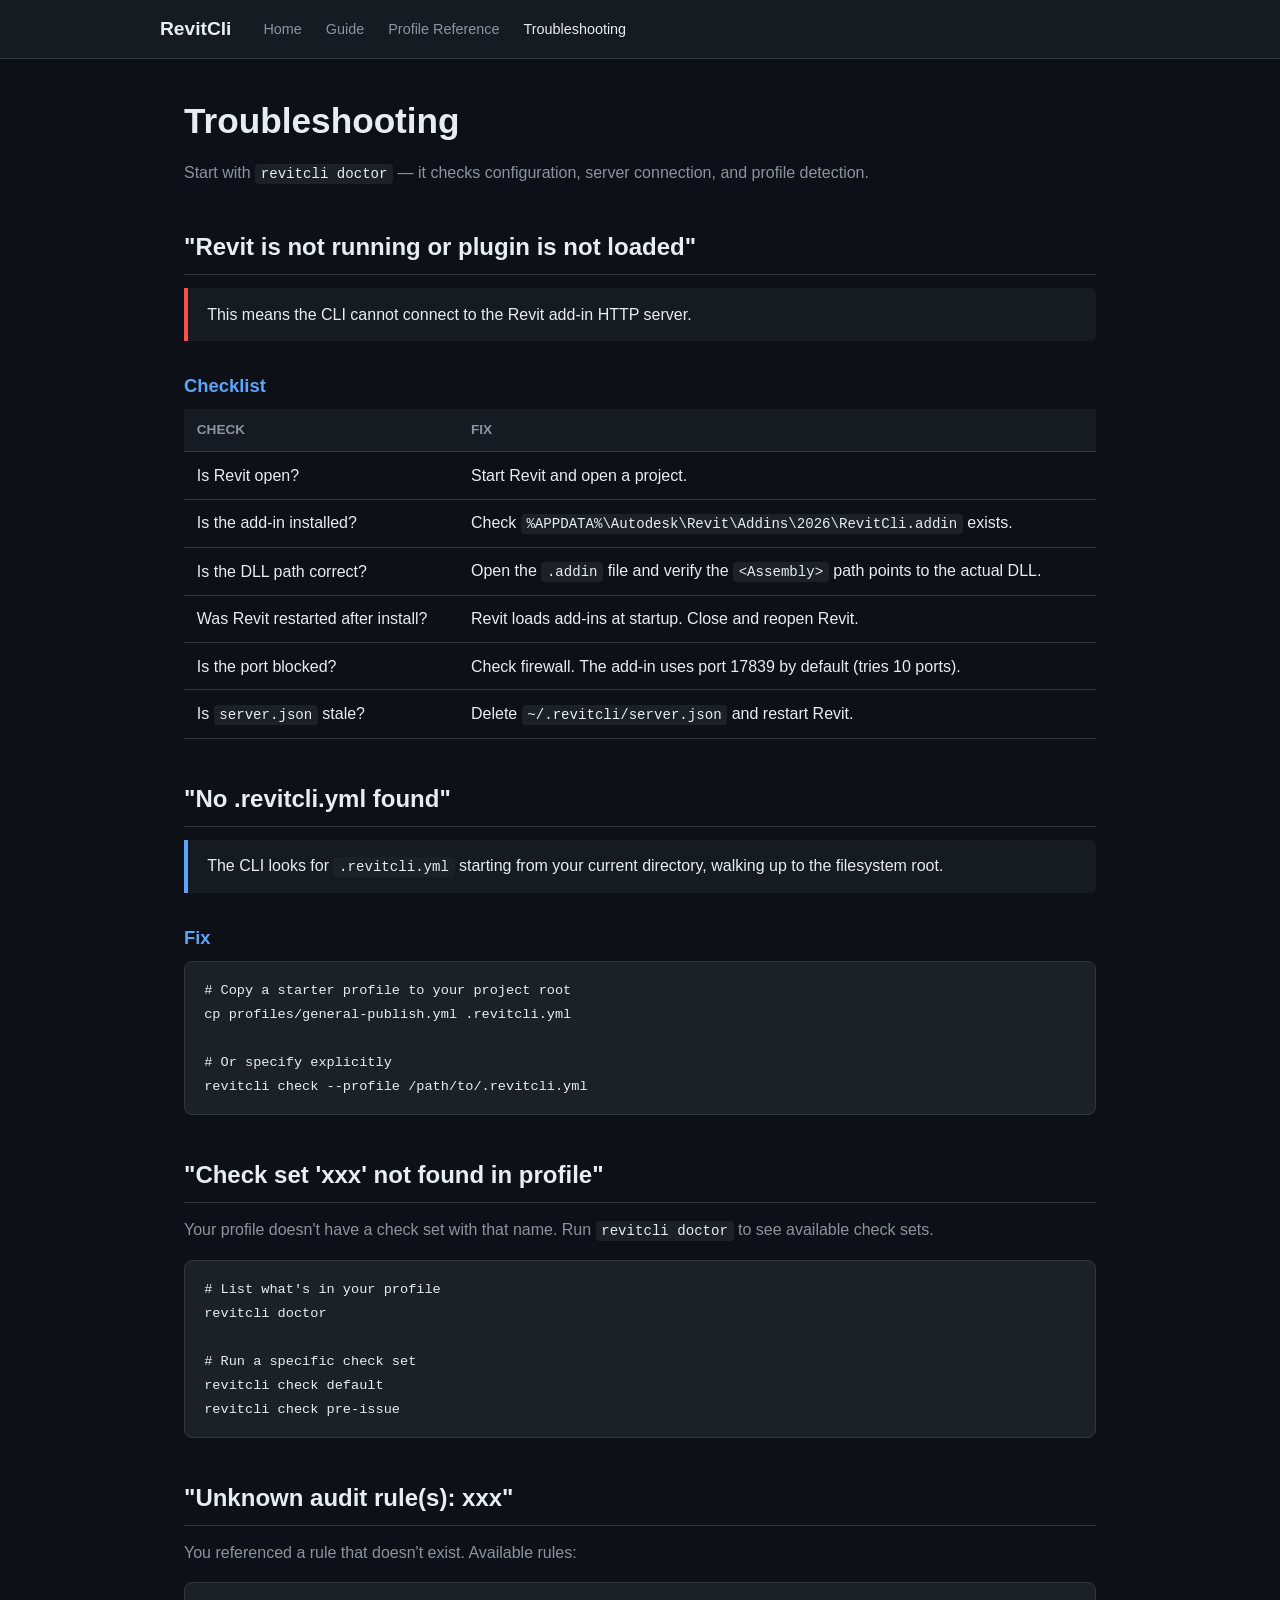
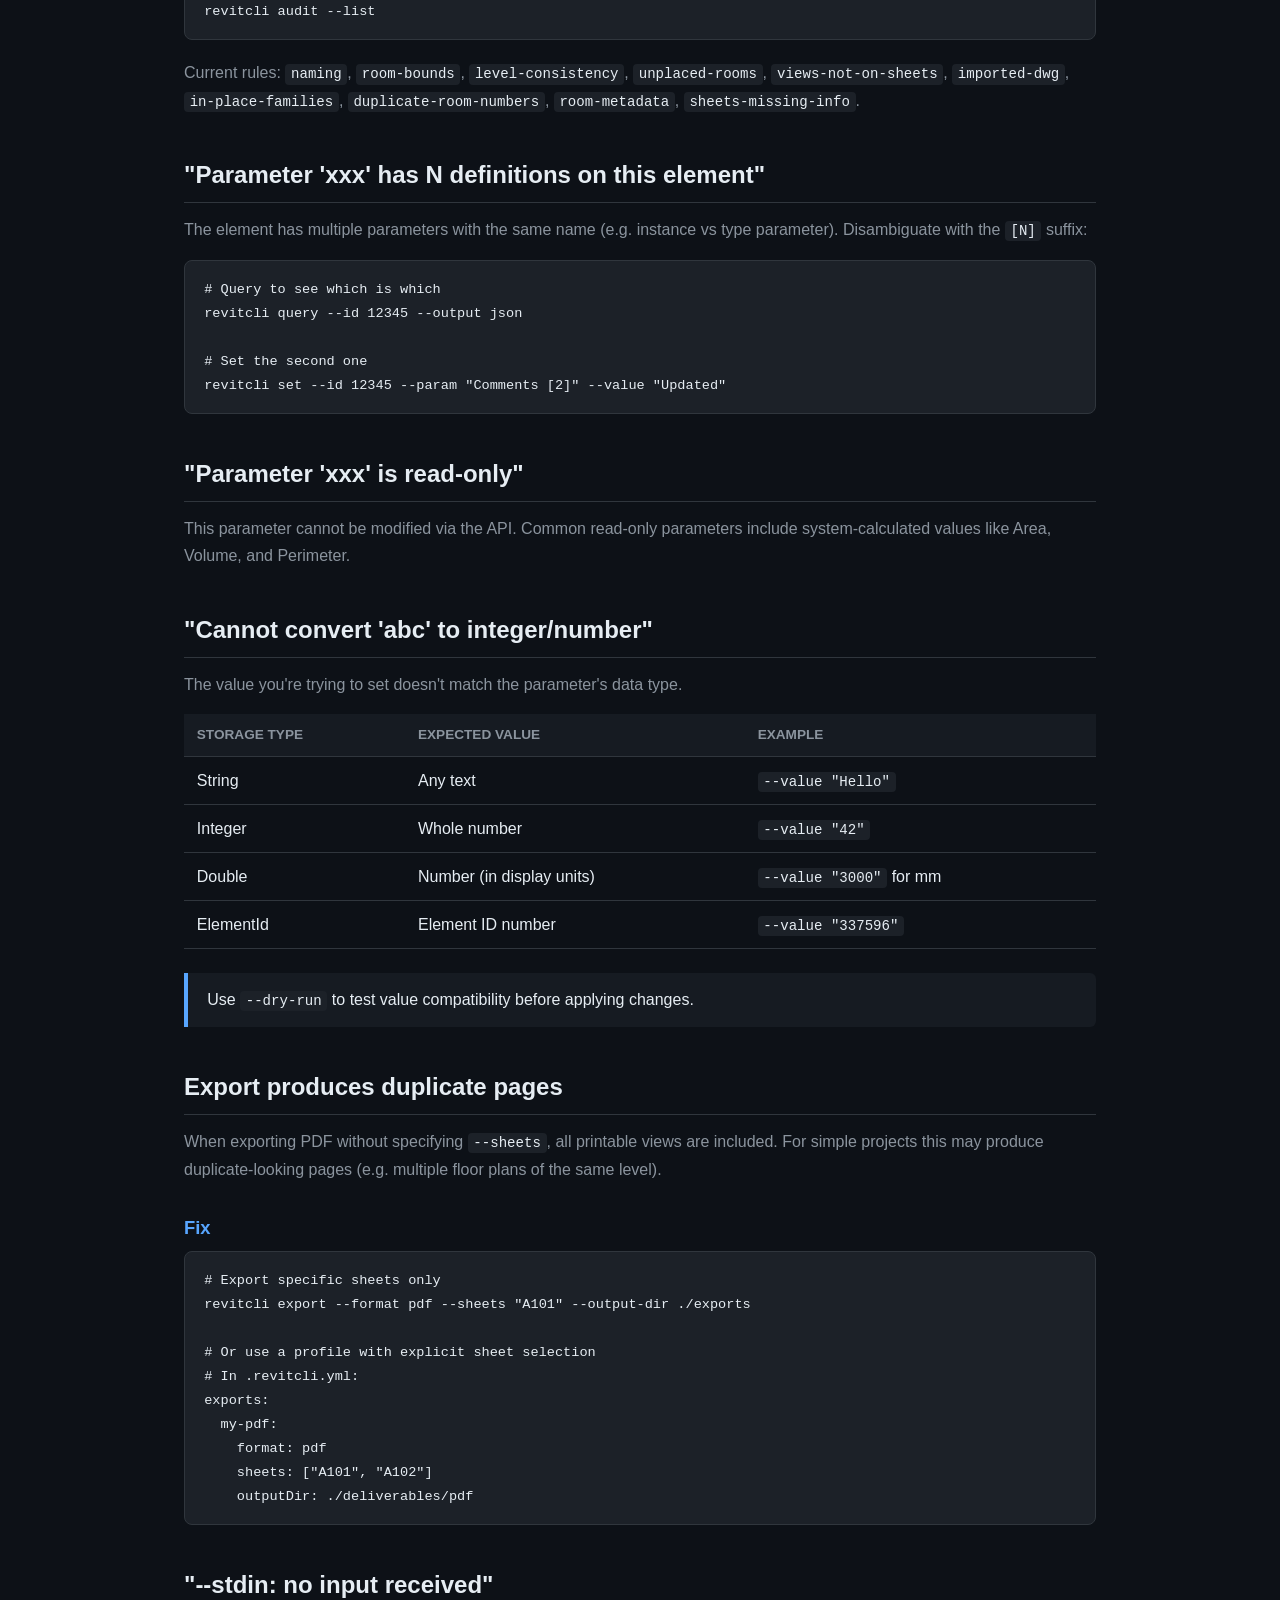
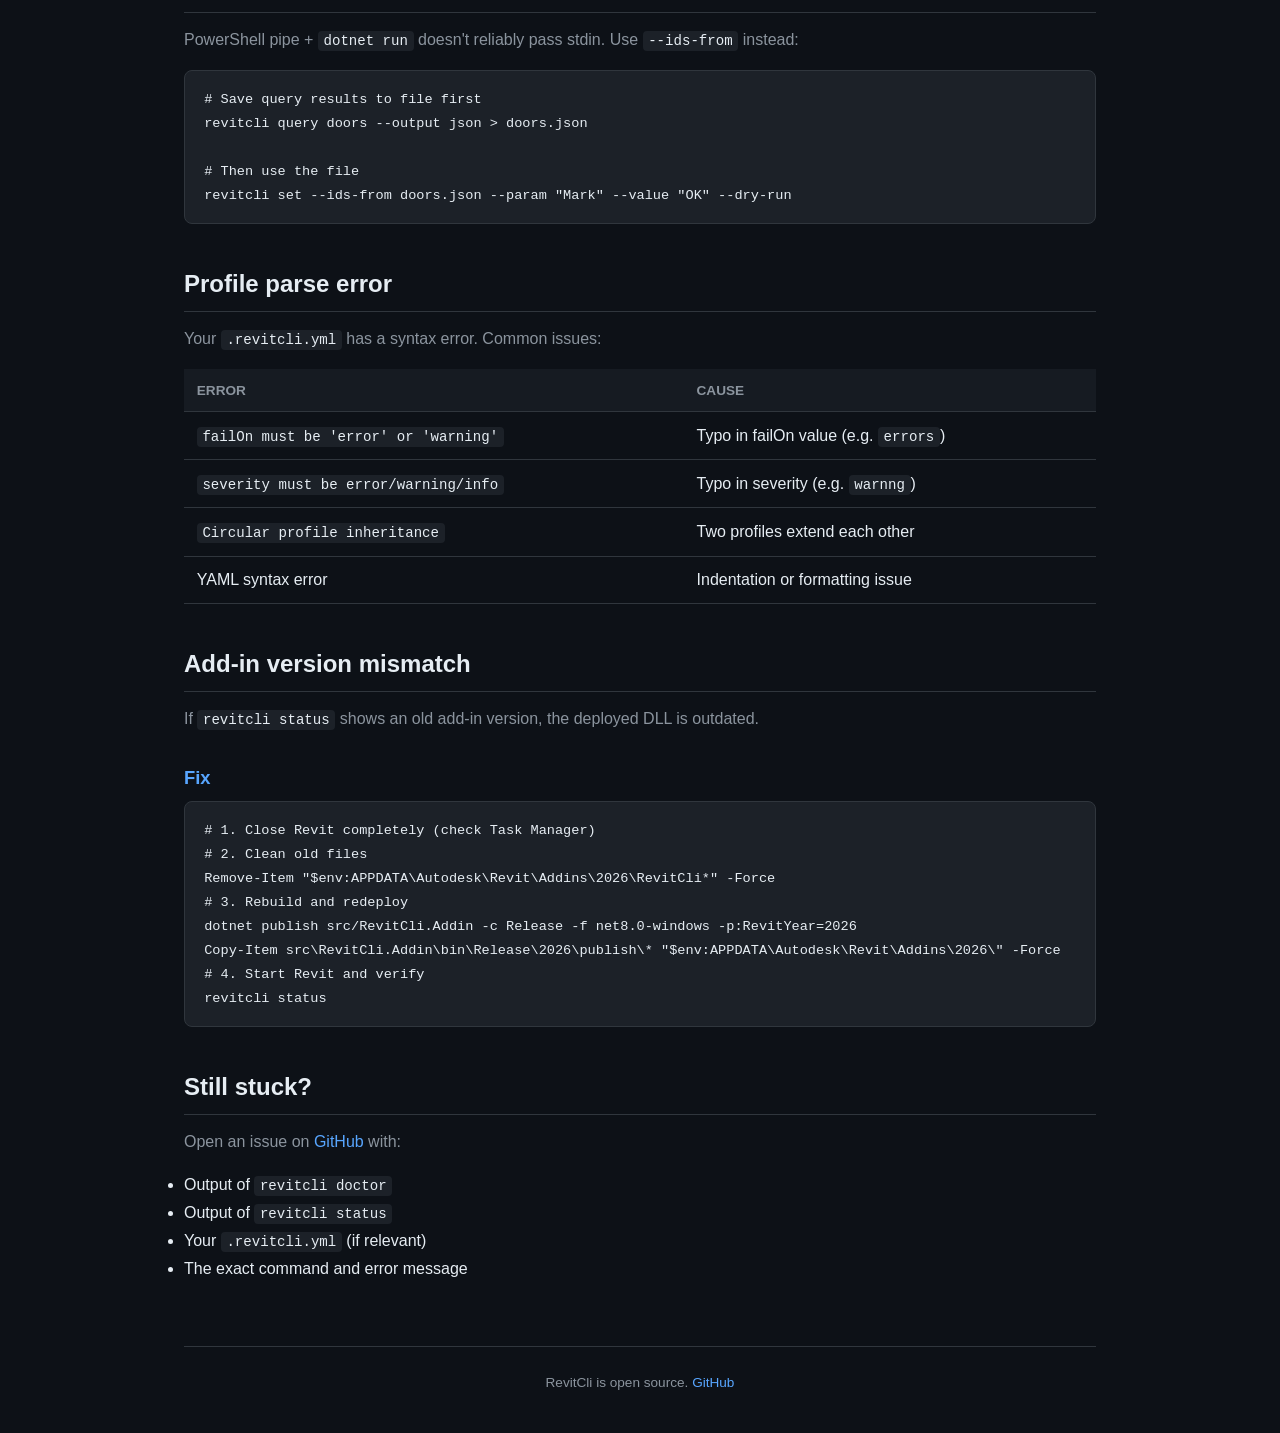
<file: docs/troubleshooting.html>
<!doctype html>
<html lang="en">
  <head>
    <meta charset="utf-8" />
    <meta name="viewport" content="width=device-width, initial-scale=1" />
    <title>Troubleshooting — RevitCli</title>
    <link rel="stylesheet" href="style.css" />
  </head>
  <body>
    <nav>
      <div class="inner">
        <span class="logo">RevitCli</span>
        <div class="links">
          <a href="index.html">Home</a>
          <a href="guide.html">Guide</a>
          <a href="profile.html">Profile Reference</a>
          <a href="troubleshooting.html" class="active">Troubleshooting</a>
        </div>
      </div>
    </nav>

    <div class="container">
      <h1>Troubleshooting</h1>
      <p>
        Start with <code>revitcli doctor</code> — it checks configuration,
        server connection, and profile detection.
      </p>

      <h2>"Revit is not running or plugin is not loaded"</h2>

      <div class="alert alert-error">
        This means the CLI cannot connect to the Revit add-in HTTP server.
      </div>

      <h3>Checklist</h3>
      <table>
        <thead>
          <tr>
            <th>Check</th>
            <th>Fix</th>
          </tr>
        </thead>
        <tbody>
          <tr>
            <td>Is Revit open?</td>
            <td>Start Revit and open a project.</td>
          </tr>
          <tr>
            <td>Is the add-in installed?</td>
            <td>
              Check
              <code>%APPDATA%\Autodesk\Revit\Addins\2026\RevitCli.addin</code>
              exists.
            </td>
          </tr>
          <tr>
            <td>Is the DLL path correct?</td>
            <td>
              Open the <code>.addin</code> file and verify the
              <code>&lt;Assembly&gt;</code> path points to the actual DLL.
            </td>
          </tr>
          <tr>
            <td>Was Revit restarted after install?</td>
            <td>Revit loads add-ins at startup. Close and reopen Revit.</td>
          </tr>
          <tr>
            <td>Is the port blocked?</td>
            <td>
              Check firewall. The add-in uses port 17839 by default (tries 10
              ports).
            </td>
          </tr>
          <tr>
            <td>Is <code>server.json</code> stale?</td>
            <td>
              Delete <code>~/.revitcli/server.json</code> and restart Revit.
            </td>
          </tr>
        </tbody>
      </table>

      <h2>"No .revitcli.yml found"</h2>

      <div class="alert alert-info">
        The CLI looks for <code>.revitcli.yml</code> starting from your current
        directory, walking up to the filesystem root.
      </div>

      <h3>Fix</h3>
      <pre><code># Copy a starter profile to your project root
cp profiles/general-publish.yml .revitcli.yml

# Or specify explicitly
revitcli check --profile /path/to/.revitcli.yml</code></pre>

      <h2>"Check set 'xxx' not found in profile"</h2>

      <p>
        Your profile doesn't have a check set with that name. Run
        <code>revitcli doctor</code> to see available check sets.
      </p>

      <pre><code># List what's in your profile
revitcli doctor

# Run a specific check set
revitcli check default
revitcli check pre-issue</code></pre>

      <h2>"Unknown audit rule(s): xxx"</h2>

      <p>You referenced a rule that doesn't exist. Available rules:</p>

      <pre><code>revitcli audit --list</code></pre>

      <p>
        Current rules: <code>naming</code>, <code>room-bounds</code>,
        <code>level-consistency</code>, <code>unplaced-rooms</code>,
        <code>views-not-on-sheets</code>, <code>imported-dwg</code>,
        <code>in-place-families</code>, <code>duplicate-room-numbers</code>,
        <code>room-metadata</code>, <code>sheets-missing-info</code>.
      </p>

      <h2>"Parameter 'xxx' has N definitions on this element"</h2>

      <p>
        The element has multiple parameters with the same name (e.g. instance vs
        type parameter). Disambiguate with the <code>[N]</code> suffix:
      </p>

      <pre><code># Query to see which is which
revitcli query --id 12345 --output json

# Set the second one
revitcli set --id 12345 --param "Comments [2]" --value "Updated"</code></pre>

      <h2>"Parameter 'xxx' is read-only"</h2>

      <p>
        This parameter cannot be modified via the API. Common read-only
        parameters include system-calculated values like Area, Volume, and
        Perimeter.
      </p>

      <h2>"Cannot convert 'abc' to integer/number"</h2>

      <p>
        The value you're trying to set doesn't match the parameter's data type.
      </p>
      <table>
        <thead>
          <tr>
            <th>Storage type</th>
            <th>Expected value</th>
            <th>Example</th>
          </tr>
        </thead>
        <tbody>
          <tr>
            <td>String</td>
            <td>Any text</td>
            <td><code>--value "Hello"</code></td>
          </tr>
          <tr>
            <td>Integer</td>
            <td>Whole number</td>
            <td><code>--value "42"</code></td>
          </tr>
          <tr>
            <td>Double</td>
            <td>Number (in display units)</td>
            <td><code>--value "3000"</code> for mm</td>
          </tr>
          <tr>
            <td>ElementId</td>
            <td>Element ID number</td>
            <td><code>--value "337596"</code></td>
          </tr>
        </tbody>
      </table>

      <div class="alert alert-info">
        Use <code>--dry-run</code> to test value compatibility before applying
        changes.
      </div>

      <h2>Export produces duplicate pages</h2>

      <p>
        When exporting PDF without specifying <code>--sheets</code>, all
        printable views are included. For simple projects this may produce
        duplicate-looking pages (e.g. multiple floor plans of the same level).
      </p>

      <h3>Fix</h3>
      <pre><code># Export specific sheets only
revitcli export --format pdf --sheets "A101" --output-dir ./exports

# Or use a profile with explicit sheet selection
# In .revitcli.yml:
exports:
  my-pdf:
    format: pdf
    sheets: ["A101", "A102"]
    outputDir: ./deliverables/pdf</code></pre>

      <h2>"--stdin: no input received"</h2>

      <p>
        PowerShell pipe + <code>dotnet run</code> doesn't reliably pass stdin.
        Use <code>--ids-from</code> instead:
      </p>

      <pre><code># Save query results to file first
revitcli query doors --output json > doors.json

# Then use the file
revitcli set --ids-from doors.json --param "Mark" --value "OK" --dry-run</code></pre>

      <h2>Profile parse error</h2>

      <p>Your <code>.revitcli.yml</code> has a syntax error. Common issues:</p>
      <table>
        <thead>
          <tr>
            <th>Error</th>
            <th>Cause</th>
          </tr>
        </thead>
        <tbody>
          <tr>
            <td><code>failOn must be 'error' or 'warning'</code></td>
            <td>Typo in failOn value (e.g. <code>errors</code>)</td>
          </tr>
          <tr>
            <td><code>severity must be error/warning/info</code></td>
            <td>Typo in severity (e.g. <code>warnng</code>)</td>
          </tr>
          <tr>
            <td><code>Circular profile inheritance</code></td>
            <td>Two profiles extend each other</td>
          </tr>
          <tr>
            <td>YAML syntax error</td>
            <td>Indentation or formatting issue</td>
          </tr>
        </tbody>
      </table>

      <h2>Add-in version mismatch</h2>

      <p>
        If <code>revitcli status</code> shows an old add-in version, the
        deployed DLL is outdated.
      </p>

      <h3>Fix</h3>
      <pre><code># 1. Close Revit completely (check Task Manager)
# 2. Clean old files
Remove-Item "$env:APPDATA\Autodesk\Revit\Addins\2026\RevitCli*" -Force
# 3. Rebuild and redeploy
dotnet publish src/RevitCli.Addin -c Release -f net8.0-windows -p:RevitYear=2026
Copy-Item src\RevitCli.Addin\bin\Release\2026\publish\* "$env:APPDATA\Autodesk\Revit\Addins\2026\" -Force
# 4. Start Revit and verify
revitcli status</code></pre>

      <h2>Still stuck?</h2>

      <p>
        Open an issue on
        <a href="https://github.com/xiaodream551-a11y/revitcli/issues"
          >GitHub</a
        >
        with:
      </p>
      <ul>
        <li>Output of <code>revitcli doctor</code></li>
        <li>Output of <code>revitcli status</code></li>
        <li>Your <code>.revitcli.yml</code> (if relevant)</li>
        <li>The exact command and error message</li>
      </ul>

      <footer>
        RevitCli is open source.
        <a href="https://github.com/xiaodream551-a11y/revitcli">GitHub</a>
      </footer>
    </div>
  </body>
</html>
</file>
<file: docs/style.css>
:root {
  --bg: #0d1117;
  --bg-card: #161b22;
  --bg-code: #1c2128;
  --border: #30363d;
  --text: #e6edf3;
  --text-dim: #8b949e;
  --accent: #58a6ff;
  --green: #3fb950;
  --yellow: #d29922;
  --red: #f85149;
  --purple: #bc8cff;
}

* {
  margin: 0;
  padding: 0;
  box-sizing: border-box;
}

body {
  background: var(--bg);
  color: var(--text);
  font-family: -apple-system, "Segoe UI", Helvetica, Arial, sans-serif;
  line-height: 1.7;
  font-size: 16px;
}

a {
  color: var(--accent);
  text-decoration: none;
}
a:hover {
  text-decoration: underline;
}

/* Layout */
.container {
  max-width: 960px;
  margin: 0 auto;
  padding: 2rem 1.5rem;
}

/* Nav */
nav {
  background: var(--bg-card);
  border-bottom: 1px solid var(--border);
  padding: 0.8rem 1.5rem;
  position: sticky;
  top: 0;
  z-index: 100;
}
nav .inner {
  max-width: 960px;
  margin: 0 auto;
  display: flex;
  align-items: center;
  gap: 2rem;
}
nav .logo {
  font-weight: 700;
  font-size: 1.2rem;
  color: var(--text);
}
nav .links {
  display: flex;
  gap: 1.5rem;
}
nav .links a {
  color: var(--text-dim);
  font-size: 0.9rem;
}
nav .links a:hover,
nav .links a.active {
  color: var(--text);
}

/* Headings */
h1 {
  font-size: 2.2rem;
  margin-bottom: 0.5rem;
}
h2 {
  font-size: 1.5rem;
  margin-top: 2.5rem;
  margin-bottom: 0.8rem;
  color: var(--text);
  border-bottom: 1px solid var(--border);
  padding-bottom: 0.4rem;
}
h3 {
  font-size: 1.15rem;
  margin-top: 1.8rem;
  margin-bottom: 0.5rem;
  color: var(--accent);
}

p {
  margin-bottom: 1rem;
  color: var(--text-dim);
}

/* Code */
code {
  background: var(--bg-code);
  padding: 0.15em 0.4em;
  border-radius: 4px;
  font-family: "SF Mono", "Cascadia Code", "Fira Code", monospace;
  font-size: 0.88em;
  color: var(--text);
}
pre {
  background: var(--bg-code);
  border: 1px solid var(--border);
  border-radius: 8px;
  padding: 1rem 1.2rem;
  overflow-x: auto;
  margin-bottom: 1.2rem;
  line-height: 1.5;
}
pre code {
  background: none;
  padding: 0;
  font-size: 0.85rem;
}

/* Tables */
table {
  width: 100%;
  border-collapse: collapse;
  margin-bottom: 1.5rem;
}
th {
  text-align: left;
  padding: 0.6rem 0.8rem;
  background: var(--bg-card);
  color: var(--text-dim);
  font-size: 0.85rem;
  text-transform: uppercase;
  border-bottom: 1px solid var(--border);
}
td {
  padding: 0.6rem 0.8rem;
  border-bottom: 1px solid var(--border);
}
tr:hover {
  background: var(--bg-card);
}

/* Cards */
.card-grid {
  display: grid;
  grid-template-columns: repeat(auto-fit, minmax(280px, 1fr));
  gap: 1rem;
  margin: 1.5rem 0;
}
.card {
  background: var(--bg-card);
  border: 1px solid var(--border);
  border-radius: 8px;
  padding: 1.2rem 1.5rem;
}
.card h3 {
  margin-top: 0;
  color: var(--accent);
}
.card p {
  margin-bottom: 0;
}

/* Hero */
.hero {
  text-align: center;
  padding: 3rem 0 2rem;
}
.hero h1 {
  font-size: 2.8rem;
  color: var(--text);
}
.hero .tagline {
  font-size: 1.2rem;
  color: var(--text-dim);
  margin-bottom: 2rem;
}
.hero .badges {
  display: flex;
  gap: 0.8rem;
  justify-content: center;
  flex-wrap: wrap;
  margin-bottom: 2rem;
}
.badge {
  display: inline-block;
  padding: 0.3rem 0.8rem;
  border-radius: 20px;
  font-size: 0.8rem;
  font-weight: 600;
}
.badge-green {
  background: #1a3a2a;
  color: var(--green);
}
.badge-blue {
  background: #1a2a3a;
  color: var(--accent);
}
.badge-purple {
  background: #2a1a3a;
  color: var(--purple);
}

/* Steps */
.steps {
  counter-reset: step;
}
.step {
  position: relative;
  padding-left: 3rem;
  margin-bottom: 1.5rem;
}
.step::before {
  counter-increment: step;
  content: counter(step);
  position: absolute;
  left: 0;
  top: 0;
  width: 2rem;
  height: 2rem;
  border-radius: 50%;
  background: var(--accent);
  color: var(--bg);
  display: flex;
  align-items: center;
  justify-content: center;
  font-weight: 700;
  font-size: 0.9rem;
}

/* Alerts */
.alert {
  border-left: 4px solid;
  padding: 0.8rem 1.2rem;
  margin-bottom: 1.2rem;
  border-radius: 0 6px 6px 0;
  background: var(--bg-card);
}
.alert-info {
  border-color: var(--accent);
}
.alert-warn {
  border-color: var(--yellow);
}
.alert-error {
  border-color: var(--red);
}
.alert-success {
  border-color: var(--green);
}

/* Footer */
footer {
  margin-top: 4rem;
  padding: 1.5rem 0;
  border-top: 1px solid var(--border);
  text-align: center;
  color: var(--text-dim);
  font-size: 0.85rem;
}
</file>
